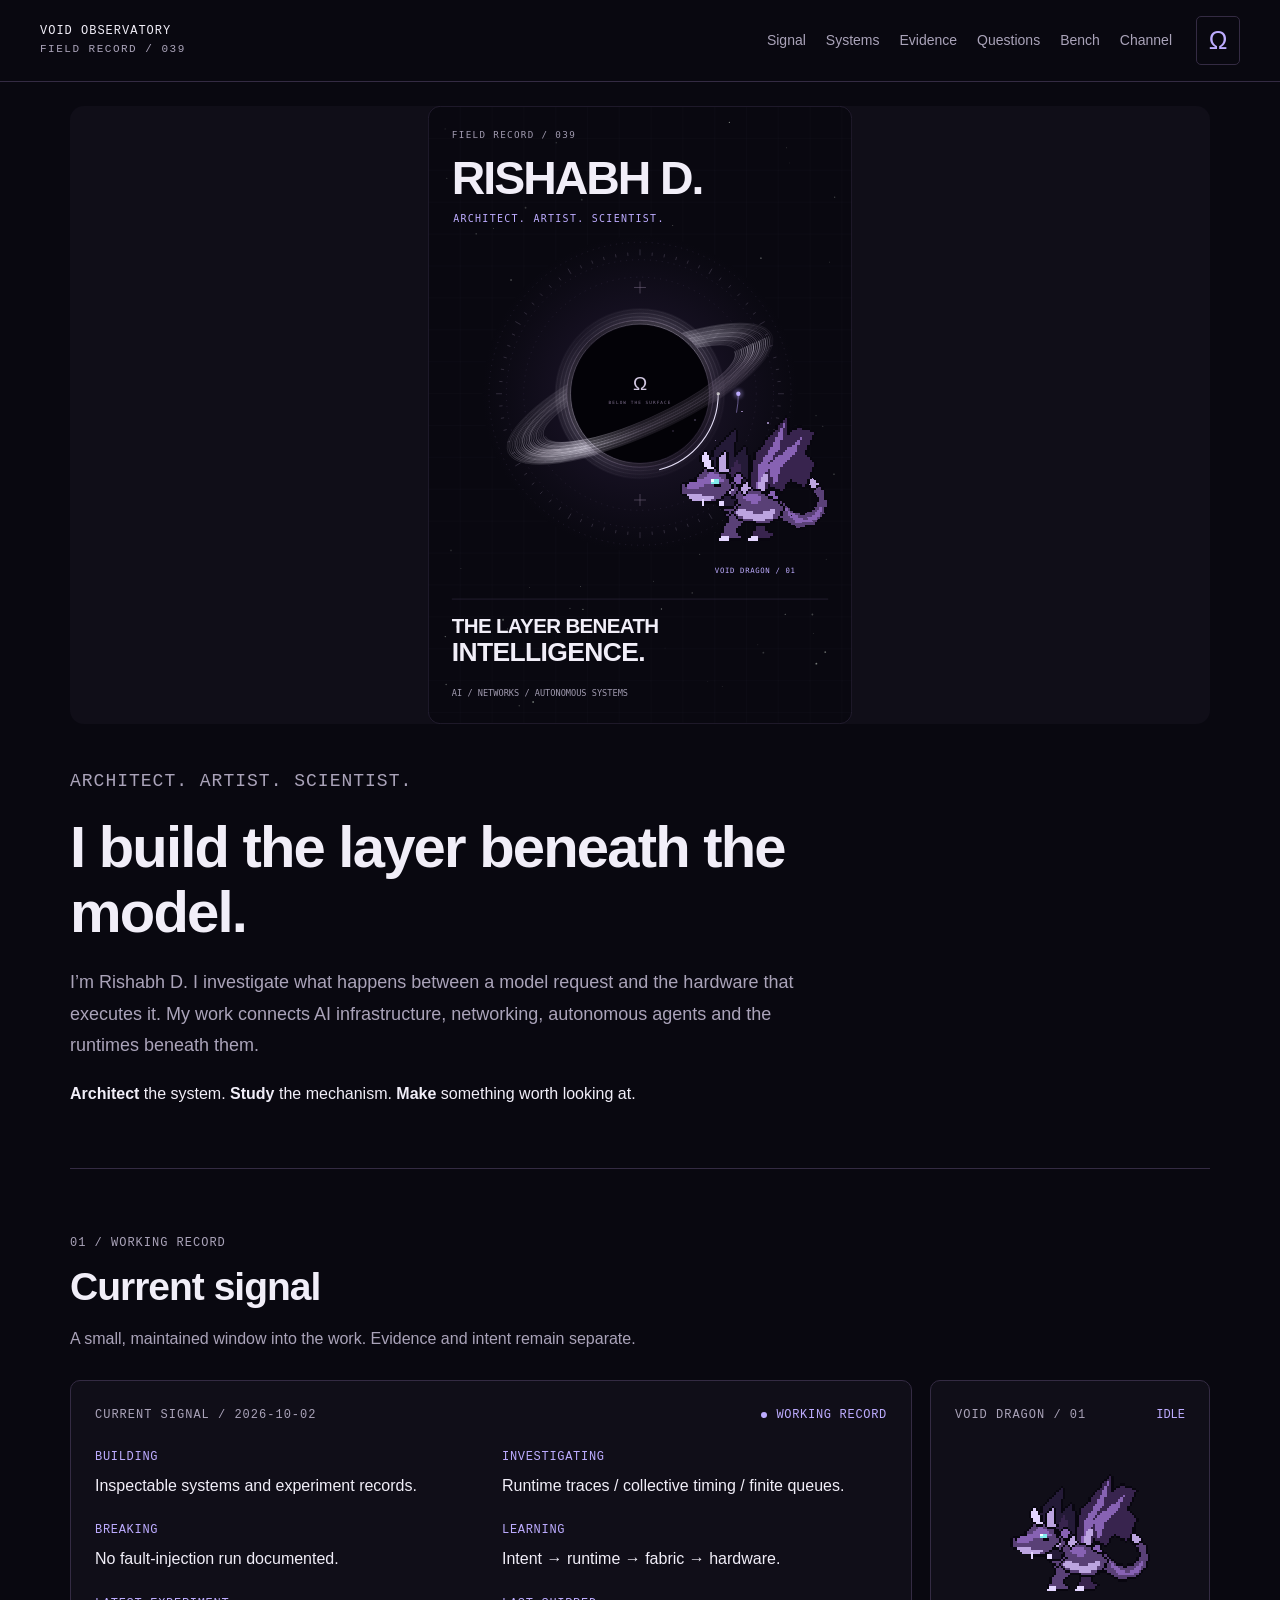
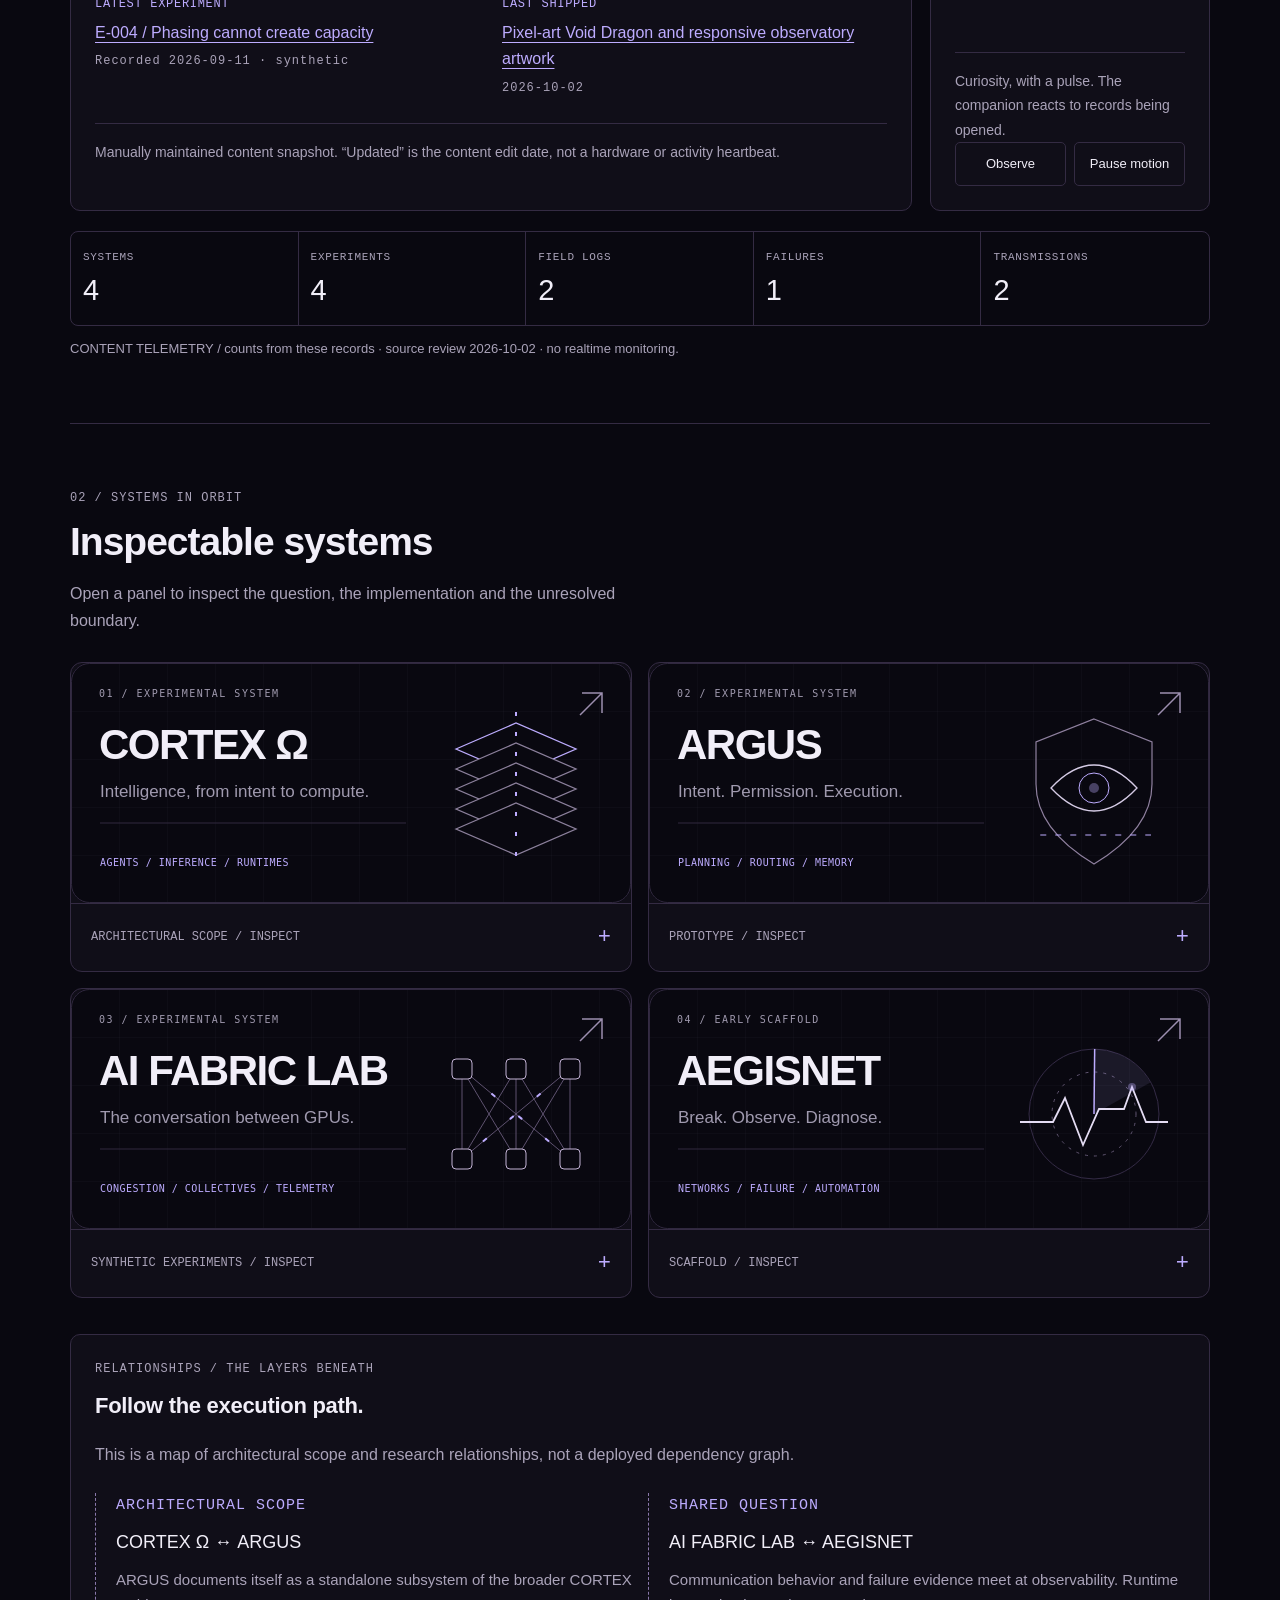
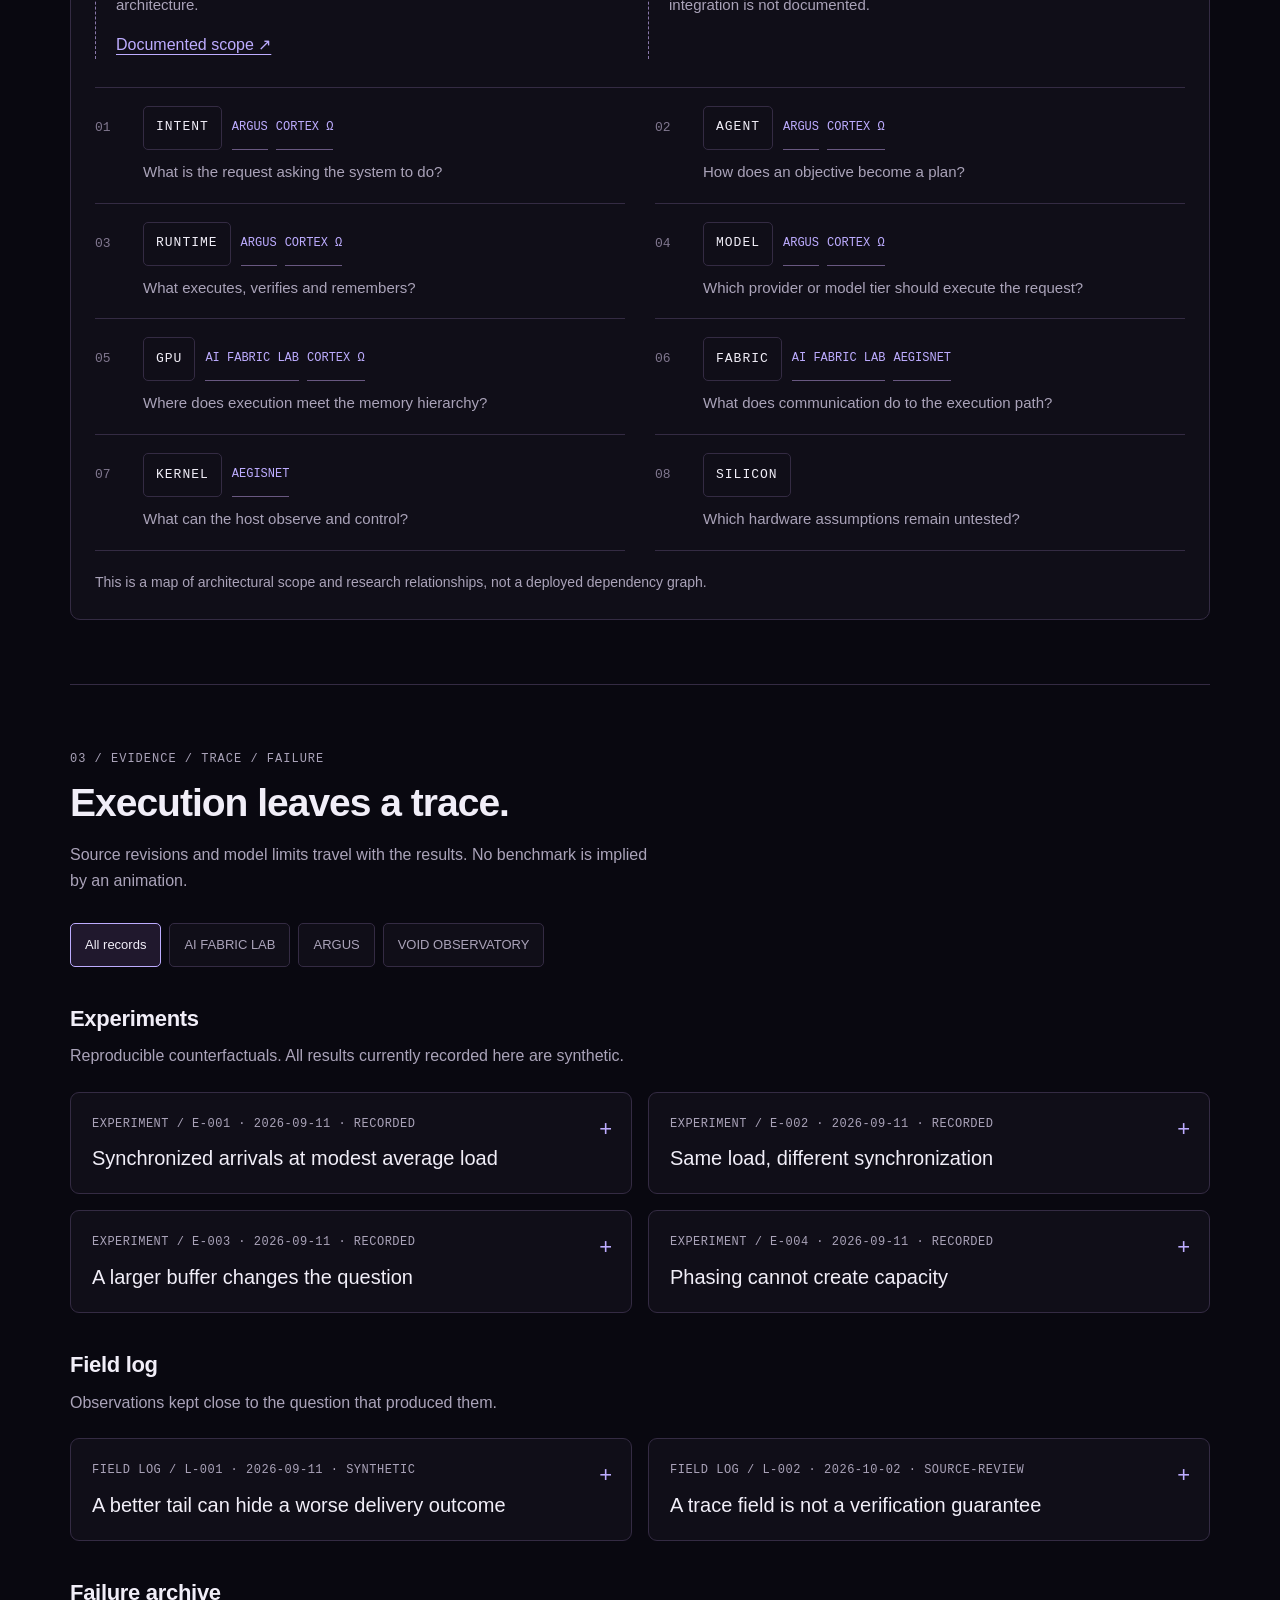
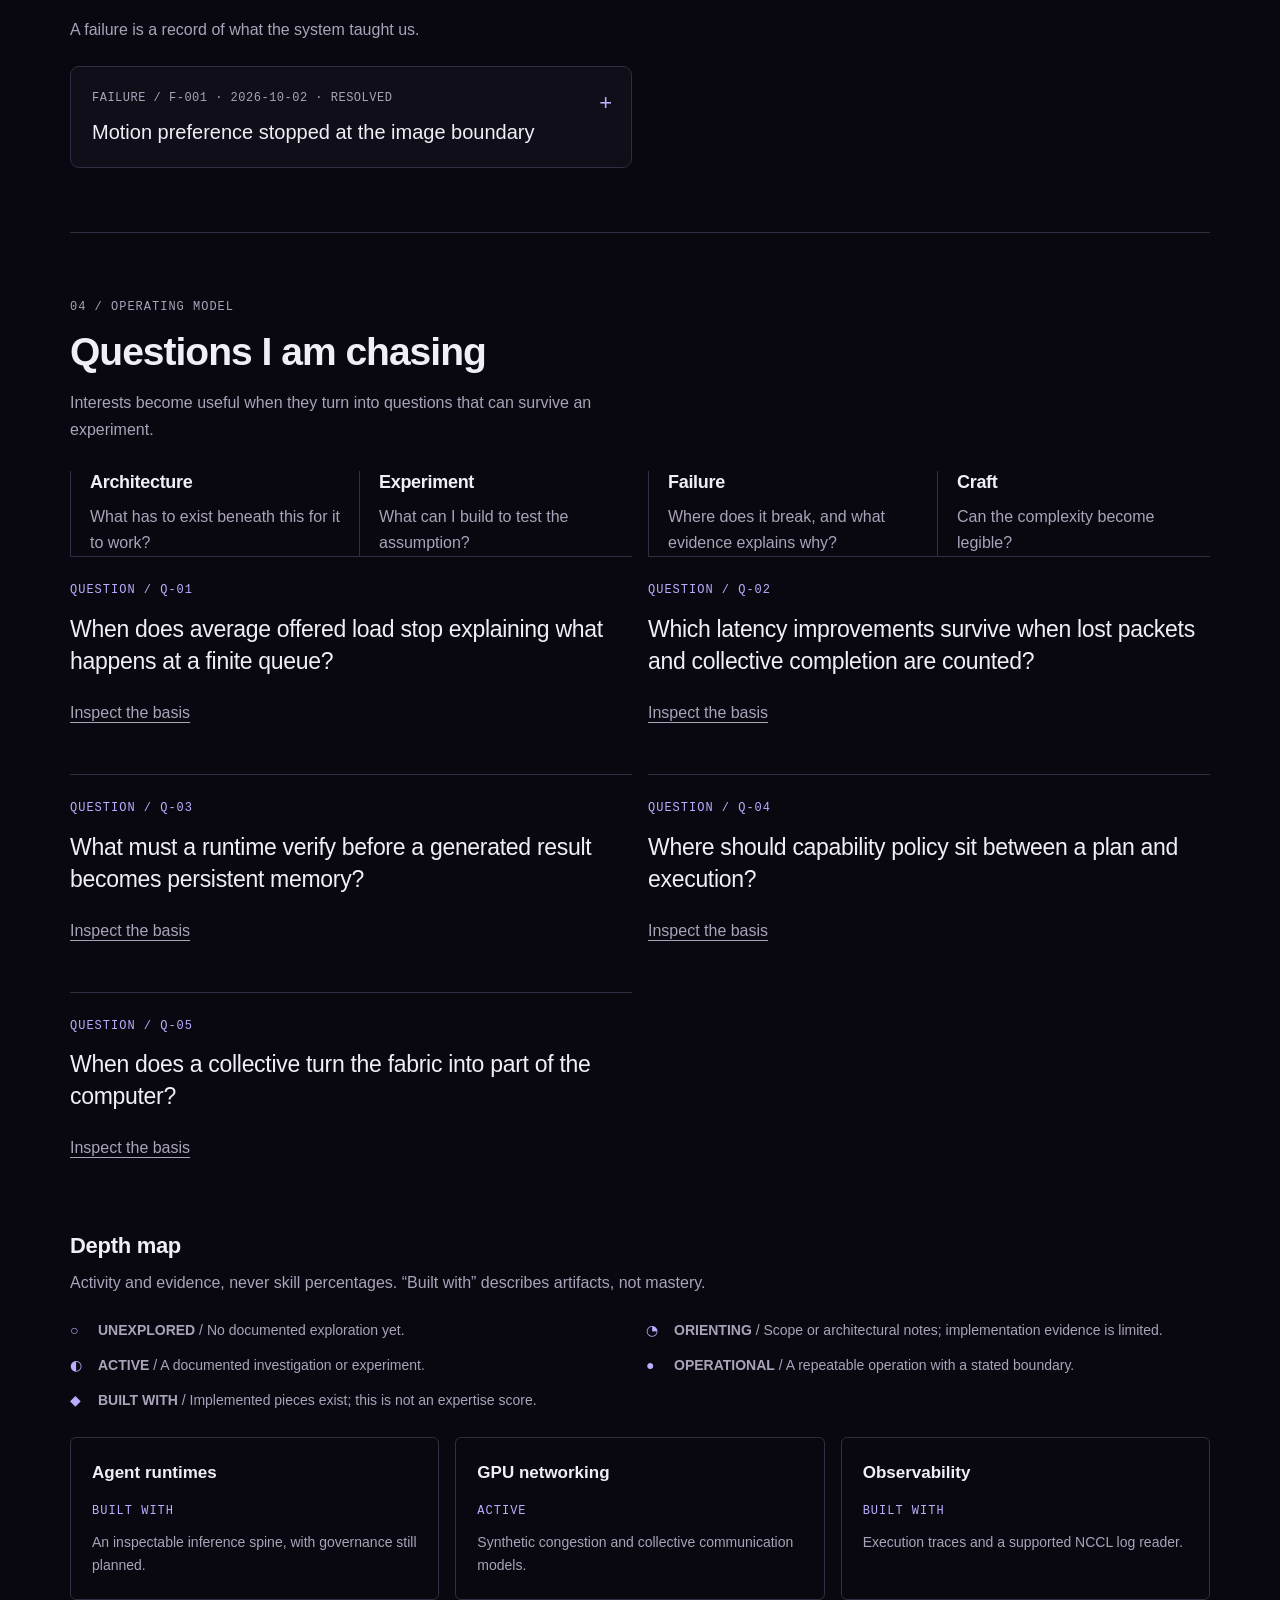
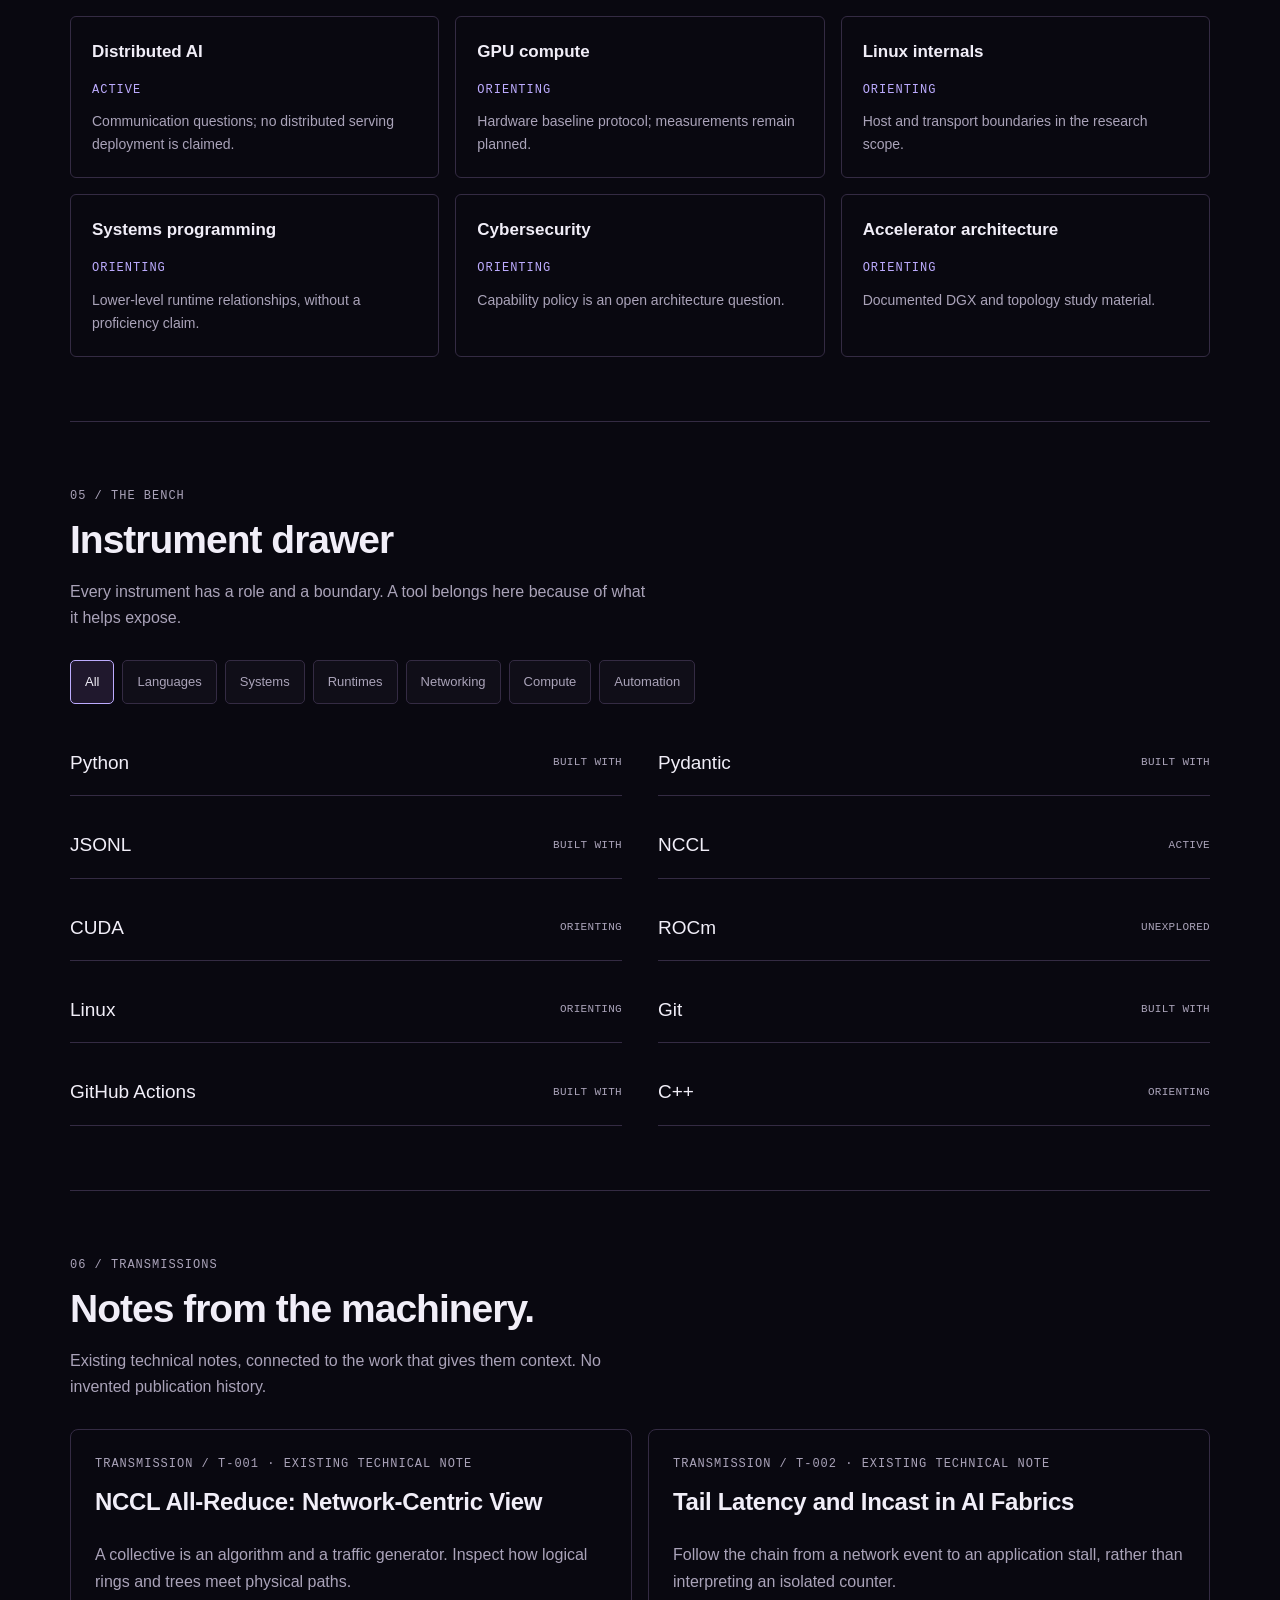
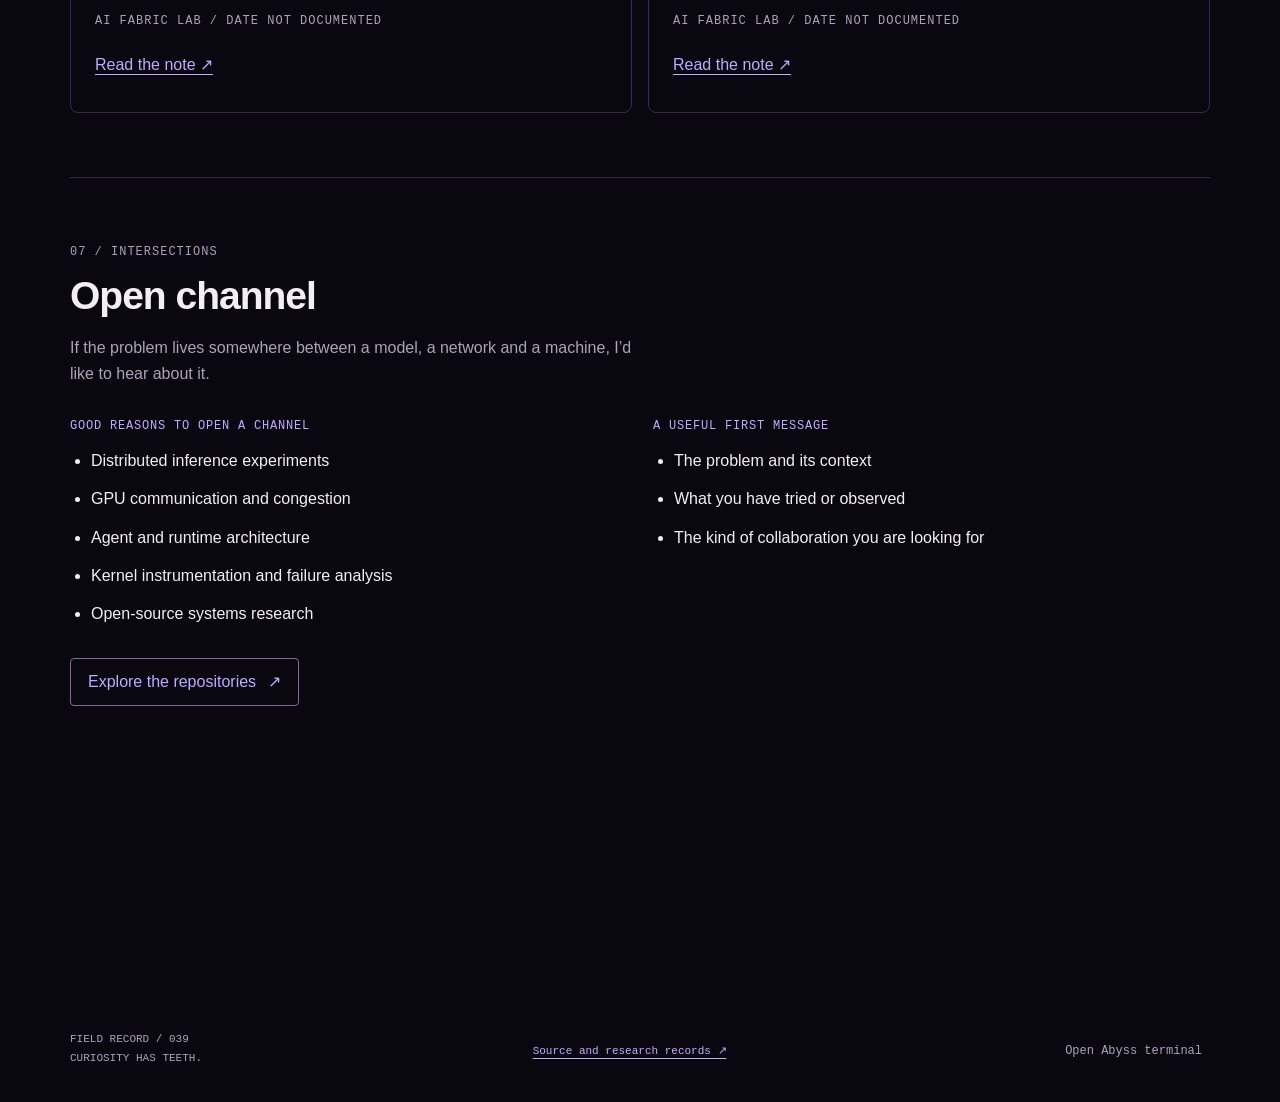
<file: index.html>
<!doctype html>
<html lang="en">
<head>
  <meta charset="utf-8">
  <meta name="viewport" content="width=device-width, initial-scale=1">
  <meta name="color-scheme" content="dark">
  <meta name="description" content="Rishabh’s Void Observatory: inspectable systems, reproducible experiments, field notes and failure records beneath the model.">
  <meta http-equiv="Content-Security-Policy" content="default-src 'none'; img-src 'self' data:; style-src 'sha256-15fJxYtnVzf+2cEveWTggbjPOYdA4EgVh5cOITQFpxM='; script-src 'sha256-+qvFEJw5oOiV6hl++h8p8umnPWEKvRJWkyUYrbcRhBs='; connect-src 'none'; base-uri 'none'; form-action 'none'">
  <title>Void Observatory — Rishabh D.</title>
  <link rel="icon" href="assets/omega.svg" type="image/svg+xml">
  <style>:root {
  color-scheme: dark;
  --ink:#090810; --surface:#100e18; --raised:#151120; --paper:#f1eef8;
  --muted:#aaa3b9; --dim:#80778f; --accent:#bdacff; --line:#342b43;
  --mono:ui-monospace,SFMono-Regular,Consolas,"Liberation Mono",monospace;
  --sans:Arial,Helvetica,sans-serif;
}
* { box-sizing:border-box; }
html { scroll-padding-top:100px; }
body { margin:0; background:var(--ink); color:var(--paper); font:16px/1.65 var(--sans); }
button,input { font:inherit; }
button,a,input,summary { -webkit-tap-highlight-color:transparent; }
a { color:var(--accent); text-decoration-thickness:1px; text-underline-offset:4px; }
a:hover { color:var(--paper); }
button { cursor:pointer; }
button:disabled { cursor:default; }
button { color:var(--paper); border:1px solid var(--line); background:var(--surface); border-radius:5px; min-height:44px; padding:9px 14px; }
button:hover { border-color:var(--accent); }
:focus-visible { outline:2px solid var(--accent); outline-offset:5px; border-radius:3px; }
img { display:block; width:100%; height:auto; }
[hidden] { display:none !important; }
.sr-only { position:absolute; width:1px; height:1px; padding:0; margin:-1px; overflow:hidden; clip:rect(0,0,0,0); white-space:nowrap; border:0; }
.skip-link { position:fixed; z-index:20; left:16px; top:12px; clip-path:inset(100%); padding:12px 18px; background:var(--paper); color:var(--ink); }
.skip-link:focus { clip-path:none; }
.site-header { border-bottom:1px solid var(--line); background:var(--ink); }
.header-inner { max-width:1248px; margin:auto; padding:16px 24px; display:flex; flex-wrap:wrap; align-items:center; gap:12px 24px; }
.wordmark { flex:1; text-decoration:none; color:var(--paper); font:12px/1.6 var(--mono); letter-spacing:1px; white-space:nowrap; }
.wordmark span { display:block; font-size:11px; color:var(--muted); letter-spacing:1.5px; }
nav { display:flex; flex-wrap:wrap; gap:0 20px; width:100%; order:3; }
nav a { min-height:44px; display:flex; align-items:center; font-size:14px; text-decoration:none; color:var(--muted); }
nav a[aria-current] { color:var(--paper); }
.omega-trigger { font-size:25px; min-width:44px; padding:3px 10px; color:var(--accent); background:none; }
.shell { max-width:1200px; margin:auto; padding:24px 18px 0; }
.hero-art { overflow:hidden; border-radius:14px; aspect-ratio:640/930; background:var(--surface); }
.hero-art img { height:100%; object-fit:contain; }
.intro { margin:42px 0 60px; max-width:740px; }
h1,h2,h3,p { margin-top:0; }
h1 { font-size:clamp(32px,6vw,58px); line-height:1.12; letter-spacing:-1.8px; margin-bottom:22px; }
h2 { font-size:clamp(27px,4vw,39px); line-height:1.15; letter-spacing:-1px; margin:8px 0 16px; }
h3 { font-size:22px; line-height:1.3; letter-spacing:-.3px; }
.intro p { color:var(--muted); font-size:18px; line-height:1.75; }
.intro .signature { color:var(--paper); font-size:16px; }
.eyebrow,.micro { font:12px/1.7 var(--mono); color:var(--muted); letter-spacing:1px; }
.eyebrow { text-transform:uppercase; }
.section { padding:52px 0; border-top:1px solid var(--line); scroll-margin-top:24px; }
.section-head { max-width:760px; margin-bottom:28px; }
.section-head p:last-child { color:var(--muted); margin-bottom:0; max-width:66ch; }
.surface { border:1px solid var(--line); background:var(--surface); border-radius:10px; padding:24px; }
.signal-layout { display:grid; gap:18px; }
.signal-top { display:flex; flex-wrap:wrap; align-items:center; justify-content:space-between; gap:12px; margin-bottom:22px; }
.status { display:inline-flex; align-items:center; gap:9px; color:var(--accent); font:12px/1.6 var(--mono); letter-spacing:.7px; }
.status::before { content:""; width:6px; height:6px; background:currentColor; border-radius:50%; flex:none; }
dl { margin:0; }
.fields { display:grid; gap:22px; }
.field { min-width:0; }
dt { font:12px/1.6 var(--mono); color:var(--accent); letter-spacing:.7px; margin-bottom:6px; }
dd { margin:0; color:var(--paper); overflow-wrap:anywhere; }
.signal-note,.boundary { color:var(--muted); font-size:14px; line-height:1.75; }
.signal-note { border-top:1px solid var(--line); padding-top:16px; margin-top:24px; margin-bottom:0; }
.pet-panel { display:flex; flex-direction:column; justify-content:space-between; }
.pet-header { display:flex; justify-content:space-between; gap:14px; }
.pet-stage { display:flex; align-items:center; justify-content:center; min-height:160px; background:radial-gradient(ellipse at center,#20172d00 20%,transparent); }
.pet { width:174px; height:145px; display:block; overflow:visible; }
.pet-controls { display:flex; flex-wrap:wrap; gap:8px; }
.pet-controls button { font-size:13px; flex:1; }
.pet-state { margin:0; color:var(--accent); font:12px/1.7 var(--mono); }
.telemetry { display:grid; grid-template-columns:repeat(3,minmax(0,1fr)); margin-top:20px; border:1px solid var(--line); border-radius:8px; overflow:hidden; }
.telemetry div { padding:17px 12px; border-bottom:1px solid var(--line); }
.telemetry dd { font:29px/1.2 var(--sans); letter-spacing:-1px; }
.telemetry dt { color:var(--muted); font-size:11px; }
.telemetry-note { margin:12px 0 0; color:var(--muted); font-size:13px; }
.system-grid,.record-grid,.question-grid,.depth-grid,.tools-grid,.transmission-grid,.principles { display:grid; gap:16px; }
details { min-width:0; }
summary { cursor:pointer; min-height:44px; list-style:none; }
summary::-webkit-details-marker { display:none; }
.system { border:1px solid var(--line); border-radius:12px; background:var(--surface); overflow:clip; transition:border-color .2s; }
.system[open],.system.context-active { border-color:#8d7aaf; }
.system summary { position:relative; }
.system-art { width:100%; aspect-ratio:560/240; object-fit:contain; }
.system-caption { padding:16px 20px; display:flex; justify-content:space-between; gap:12px; align-items:center; border-top:1px solid var(--line); font:12px/1.6 var(--mono); color:var(--muted); }
.system-caption::after { content:"+"; font-size:22px; color:var(--accent); }
.system[open] .system-caption::after { content:"−"; }
.system-body { border-top:1px solid var(--line); padding:24px 20px; }
.system-body > p { color:var(--muted); }
.system .fields { gap:24px; }
.system ul,.record ul { margin:0; padding-left:20px; }
.system li + li,.record li + li { margin-top:7px; }
.path { display:flex; flex-wrap:wrap; gap:8px; margin:0; padding:0; list-style:none; }
.path li { font-size:14px; border:1px solid var(--line); padding:5px 9px; border-radius:4px; }
.path li + li { margin:0; }
.evidence-links { display:flex; flex-direction:column; align-items:flex-start; gap:9px; margin-top:24px; }
.evidence-links a { padding:6px 0; line-height:1.5; min-height:44px; display:inline-flex; align-items:center; }
.boundary { border-left:2px solid #6d5a8f; padding-left:15px; margin:22px 0 0; }
.map { margin-top:36px; }
.map-head { margin-bottom:24px; }
.map-head p { color:var(--muted); }
.relationship-grid { display:grid; gap:16px; margin-bottom:28px; }
.relationship { border-left:1px dashed #8a78aa; padding:0 0 0 20px; }
.relationship h4 { margin:0 0 10px; font-size:18px; font-weight:400; }
.relationship .micro { color:var(--accent); margin-bottom:10px; }
.relationship p { color:var(--muted); font-size:15px; }
.layers { display:grid; gap:0; border-top:1px solid var(--line); }
.layer { display:grid; grid-template-columns:36px minmax(0,1fr); gap:12px; padding:18px 0; border-bottom:1px solid var(--line); }
.layer-index { color:var(--dim); font:13px/1.7 var(--mono); padding-top:11px; }
.layer-content { min-width:0; }
.layer-title { display:flex; flex-wrap:wrap; align-items:center; gap:10px; }
.layer-title button { background:none; padding:8px 12px; color:var(--paper); font:13px/1.6 var(--mono); letter-spacing:1px; }
.layer-title button[aria-pressed="true"] { background:#241b33; border-color:var(--accent); }
.layer-label { color:var(--paper); font:13px/1.6 var(--mono); letter-spacing:1px; }
.enhanced .layer-label { display:none; }
.layer p { color:var(--muted); margin:10px 0 0; font-size:15px; }
.chips { display:flex; flex-wrap:wrap; gap:8px; }
.chip { font:12px/1.6 var(--mono); color:var(--accent); text-decoration:none; border-bottom:1px solid #695881; padding:3px 0; min-height:44px; display:inline-flex; align-items:center; }
.layer-note { margin:20px 0 0; font-size:14px; color:var(--muted); min-height:24px; }
.filters { display:none; flex-wrap:wrap; gap:8px; margin-bottom:26px; }
.enhanced .filters { display:flex; }
.filters button { font-size:13px; color:var(--muted); }
.filters button[aria-pressed="true"] { border-color:var(--accent); color:var(--paper); background:#20182d; }
.subsection { margin-top:38px; }
.subsection > h3 { margin-bottom:10px; }
.subsection > p { color:var(--muted); margin-bottom:22px; }
.record { border:1px solid var(--line); background:var(--surface); border-radius:9px; }
.record summary { padding:21px; position:relative; }
.record summary::after { content:"+"; position:absolute; right:19px; top:18px; color:var(--accent); font-size:22px; }
.record[open] summary::after { content:"−"; }
.record .record-meta { display:block; font:12px/1.8 var(--mono); color:var(--muted); padding-right:22px; margin-bottom:9px; letter-spacing:.5px; }
.record-title { display:block; font-size:20px; line-height:1.4; padding-right:20px; }
.record-body { padding:8px 21px 25px; }
.record-body .fields { gap:22px; }
.record-body .evidence-links { margin-top:20px; }
.metrics { display:grid; grid-template-columns:repeat(2,minmax(0,1fr)); gap:10px; margin:22px 0; }
.metrics div { background:#191422; border:1px solid var(--line); border-radius:5px; padding:13px 12px; min-width:0; }
.metrics dt { font-size:11px; color:var(--muted); letter-spacing:0; }
.metrics dd { font-size:23px; line-height:1.25; letter-spacing:-.5px; }
.metrics .unit { display:block; margin-top:5px; color:var(--muted); font:12px/1.5 var(--mono); letter-spacing:0; }
.metrics .not-completed { font-size:16px; line-height:1.7; color:var(--muted); }
code { font:13px/1.7 var(--mono); color:var(--accent); background:#191422; padding:4px 6px; border-radius:4px; overflow-wrap:anywhere; }
.command { display:block; padding:13px; margin:20px 0; white-space:pre-wrap; }
.empty { border:1px dashed #4a3e5e; padding:28px; border-radius:7px; color:var(--muted); }
.empty p:last-child { margin:0; }
.empty .eyebrow { color:var(--accent); }
.principle { border-left:1px solid var(--line); padding-left:19px; }
.principle h3 { margin:0 0 9px; font-size:18px; }
.principle p { color:var(--muted); margin:0; }
.question { border-top:1px solid var(--line); padding:23px 0; }
.question .eyebrow { color:var(--accent); }
.question h3 { font-size:23px; font-weight:400; margin:8px 0 14px; line-height:1.4; }
.question details summary { color:var(--muted); text-decoration:underline; text-underline-offset:4px; display:flex; align-items:center; }
.question details p { color:var(--muted); }
.depth-legend { display:grid; gap:12px; margin-bottom:25px; }
.depth-legend div { display:flex; gap:10px; align-items:flex-start; color:var(--muted); font-size:14px; }
.depth-legend .glyph { min-width:18px; color:var(--accent); }
.domain { border:1px solid var(--line); border-radius:6px; padding:21px; }
.domain h4 { margin:0 0 9px; font-size:17px; }
.domain p { color:var(--muted); font-size:14px; margin:9px 0 0; }
.domain .micro { color:var(--accent); }
.tool { border-bottom:1px solid var(--line); }
.tool summary { display:flex; justify-content:space-between; gap:12px; padding:17px 0; align-items:center; }
.tool-name { font-size:19px; }
.tool summary .micro { font-size:11px; letter-spacing:.3px; }
.tool .fields { padding-bottom:24px; }
.tool dd { color:var(--muted); }
.transmission { padding:24px; border:1px solid var(--line); border-radius:8px; }
.transmission h3 { font-size:24px; line-height:1.35; }
.transmission p { color:var(--muted); }
.transmission a { display:inline-flex; align-items:center; min-height:44px; }
.channel-grid { display:grid; gap:26px; }
.channel-grid h3 { font:12px/1.7 var(--mono); letter-spacing:.8px; color:var(--accent); }
.channel-grid ul { padding-left:21px; margin:0; }
.channel-grid li + li { margin-top:12px; }
.channel-cta { display:inline-flex; align-items:center; gap:12px; min-height:48px; padding:10px 17px; border:1px solid #7e6c9d; border-radius:4px; text-decoration:none; margin-top:30px; }
.closing { margin:36px 0 0; padding:0 0 28px; }
.closing-art { aspect-ratio:640/404; overflow:hidden; border-radius:12px; }
.closing-art img { height:100%; object-fit:contain; }
.closing-meta { display:flex; flex-wrap:wrap; justify-content:space-between; gap:12px; padding:20px 0 0; color:var(--muted); font:11px/1.8 var(--mono); }
.closing-meta button { background:none; color:var(--muted); border:0; padding:0 8px; font-size:12px; }
.closing-meta a { display:flex; align-items:center; min-height:44px; }
.terminal { width:min(680px,calc(100% - 32px)); max-height:85vh; padding:24px; border:1px solid #8b76ae; border-radius:10px; background:#0d0a14; color:var(--paper); box-shadow:0 20px 80px #0008; }
.terminal::backdrop { background:#040308d9; }
.terminal header { display:flex; justify-content:space-between; align-items:flex-start; gap:15px; }
.terminal header h2 { font-size:26px; }
.terminal header button { min-width:44px; font-size:23px; }
.terminal pre { max-height:38vh; overflow:auto; white-space:pre-wrap; overflow-wrap:anywhere; padding:20px 0; border-block:1px solid var(--line); font:14px/1.9 var(--mono); color:#d8cdeb; }
.terminal form { display:flex; gap:10px; align-items:center; }
.terminal input { width:100%; min-width:0; background:var(--surface); color:var(--paper); border:1px solid var(--line); padding:12px; border-radius:4px; font:14px/1.5 var(--mono); }
.terminal-hint { margin:14px 0 0; font-size:12px; color:var(--muted); }
.enhancement { display:none; }
.enhanced .enhancement { display:block; }
.enhanced .pet-controls { display:flex; }
@media (min-width:650px) {
  .shell { padding-inline:30px; }
  .hero-art { aspect-ratio:1200/650; }
  .closing-art { aspect-ratio:1200/214; }
  .fields { grid-template-columns:repeat(2,minmax(0,1fr)); }
  .system .fields,.record .fields,.tool .fields { grid-template-columns:1fr; }
  .system-grid,.record-grid,.question-grid,.tools-grid,.transmission-grid,.relationship-grid,.channel-grid { grid-template-columns:repeat(2,minmax(0,1fr)); }
  .depth-grid,.principles { grid-template-columns:repeat(3,minmax(0,1fr)); }
  .metrics { grid-template-columns:repeat(3,minmax(0,1fr)); }
  .telemetry { grid-template-columns:repeat(5,minmax(0,1fr)); }
  .telemetry div { border-bottom:0; border-right:1px solid var(--line); }
  .telemetry div:last-child { border-right:0; }
  .depth-legend { grid-template-columns:repeat(2,minmax(0,1fr)); }
  .tools-grid { column-gap:36px; }
}
@media (min-width:980px) {
  .site-header { position:sticky; top:0; z-index:5; }
  .header-inner { flex-wrap:nowrap; }
  nav { order:0; width:auto; gap:20px; }
  .signal-layout { grid-template-columns:minmax(0,1fr) 280px; }
  .pet-stage { flex:1; min-height:190px; }
  .principles { grid-template-columns:repeat(4,minmax(0,1fr)); }
  .layers { grid-template-columns:repeat(2,minmax(0,1fr)); column-gap:30px; }
  .section { padding-block:64px; }
}
/* Original pixel geometry. Only the interface companion gets behavioral states. */

 .dragon-hover { animation: dragon-hover 5s ease-in-out infinite; }
 .dragon-tail { transform-origin: 43px 39px; animation: dragon-tail 5s ease-in-out infinite; }
 .wing-open { opacity:1; animation: wing-open 1.8s steps(1,end) infinite; }
 .wing-mid { opacity:0; animation: wing-mid 1.8s steps(1,end) infinite; }
 .wing-low { opacity:0; animation: wing-low 1.8s steps(1,end) infinite; }
 .dragon-eye { animation: dragon-blink 7.2s steps(1,end) infinite; }
 .void-breath { opacity:0; animation: void-breath 10.8s ease-out infinite; }
 .void-spark { animation: void-spark 5s ease-in-out infinite; }
 .void-star { animation: void-star 7s ease-in-out infinite; }
 .void-orbit { animation: void-orbit 34s linear infinite; }
 @keyframes dragon-hover { 0%,100% { transform:translateY(0); } 50% { transform:translateY(-1.5px); } }
 @keyframes dragon-tail { 0%,100% { transform:rotate(-2deg); } 50% { transform:rotate(3deg); } }
 @keyframes wing-open { 0%,100% { opacity:1; } 28% { opacity:0; } 82% { opacity:1; } }
 @keyframes wing-mid { 0%,100% { opacity:0; } 28% { opacity:1; } 45% { opacity:0; } 65% { opacity:1; } 82% { opacity:0; } }
 @keyframes wing-low { 0%,100% { opacity:0; } 45% { opacity:1; } 65% { opacity:0; } }
 @keyframes dragon-blink { 0%,92%,97%,100% { opacity:1; } 94%,99% { opacity:0; } }
 @keyframes void-breath { 0%,58%,100% { opacity:0; transform:translate(0,0); } 61% { opacity:.85; } 76% { opacity:0; transform:translate(-13px,-3px); } }
 @keyframes void-spark { 0%,100% { opacity:.15; transform:translateY(0); } 50% { opacity:.75; transform:translateY(-10px); } }
 @keyframes void-star { 0%,100% { opacity:.2; } 50% { opacity:.8; } }
 @keyframes void-orbit { to { transform:rotate(360deg); } }
 @media (prefers-reduced-motion:reduce) {
   .dragon-hover,.dragon-tail,.wing-open,.wing-mid,.wing-low,.dragon-eye,
   .void-breath,.void-spark,.void-star,.void-orbit { animation:none !important; }
   .wing-open,.dragon-eye { opacity:1; }
   .wing-mid,.wing-low,.void-breath { opacity:0; }
 }

.pet .wing-open,.pet .wing-mid,.pet .wing-low { animation:none; }
.pet .wing-open { opacity:1; }
.pet .wing-mid,.pet .wing-low { opacity:0; }
.pet .dragon-hover { animation-duration:9s; }
.pet .dragon-tail { animation-duration:13s; }
.pet .dragon-eye { animation-duration:17s; }
.pet .void-breath { animation:none; opacity:0; }
.pet[data-state="observing"] .wing-open,.pet[data-state="working"] .wing-open { animation:wing-open 1.8s steps(1,end) 1; }
.pet[data-state="observing"] .wing-mid,.pet[data-state="working"] .wing-mid { animation:wing-mid 1.8s steps(1,end) 1; }
.pet[data-state="observing"] .wing-low,.pet[data-state="working"] .wing-low { animation:wing-low 1.8s steps(1,end) 1; }
.pet[data-state="sleeping"] .dragon-hover,.pet[data-state="sleeping"] .dragon-tail,.pet[data-state="sleeping"] .dragon-eye { animation:none; }
.pet[data-state="sleeping"] .dragon-eye,.pet[data-state="sleeping"] .wing-open { opacity:0; }
.pet[data-state="sleeping"] .wing-low { opacity:1; }
.pet[data-state="alert"] .dragon-eye { animation:none; opacity:1; }
.motion-off *, .page-away .pet * { animation:none !important; transition:none !important; }
.motion-off .wing-open { opacity:1 !important; }
.motion-off .wing-mid,.motion-off .wing-low,.motion-off .void-breath { opacity:0 !important; }
@media (prefers-reduced-motion:reduce) {
  *,*::before,*::after { animation:none !important; transition:none !important; scroll-behavior:auto !important; }
  .pet .wing-open { opacity:1 !important; }
  .pet .wing-mid,.pet .wing-low,.pet .void-breath { opacity:0 !important; }
}
</style>
</head>
<body>
  <a class="skip-link" href="#main">Skip to laboratory records</a>
  <header class="site-header">
    <div class="header-inner">
      <a class="wordmark" href="#identity">VOID OBSERVATORY <span>FIELD RECORD / 039</span></a>
      <nav aria-label="Laboratory navigation">
        <a href="#signal">Signal</a><a href="#systems">Systems</a><a href="#evidence">Evidence</a><a href="#questions">Questions</a><a href="#bench">Bench</a><a href="#channel">Channel</a>
      </nav>
      <button class="omega-trigger enhancement" type="button" aria-label="Omega. Five activations open the Abyss terminal." title="A quiet extra channel">Ω</button>
    </div>
  </header>
  <main id="main" class="shell" tabindex="-1"><section id="identity" aria-label="Identity"><div class="hero-art" aria-hidden="true"><picture><source media="(prefers-reduced-motion: reduce) and (max-width: 640px)" data-motion-media="(prefers-reduced-motion: reduce) and (max-width: 640px)" srcset="assets/still/observatory-mobile.svg"><source media="(prefers-reduced-motion: reduce)" data-motion-media="(prefers-reduced-motion: reduce)" srcset="assets/still/observatory.svg"><source media="(max-width: 640px)" srcset="assets/observatory-mobile.svg"><img src="assets/observatory.svg" width="1200" height="650" alt="" fetchpriority="high" ></picture></div><div class="intro"><p class="eyebrow">ARCHITECT. ARTIST. SCIENTIST.</p><h1>I build the layer beneath the model.</h1><p>I’m Rishabh D. I investigate what happens between a model request and the hardware that executes it. My work connects AI infrastructure, networking, autonomous agents and the runtimes beneath them.</p><p class="signature"><b>Architect</b> the system. <b>Study</b> the mechanism. <b>Make</b> something worth looking at.</p></div></section><section id="signal" class="section" aria-labelledby="signal-title"><header class="section-head"><p class="eyebrow">01 / WORKING RECORD</p><h2 id="signal-title">Current signal</h2><p>A small, maintained window into the work. Evidence and intent remain separate.</p></header><div class="signal-layout"><div class="surface"><div class="signal-top"><span class="eyebrow">CURRENT SIGNAL / 2026-10-02</span><span class="status">WORKING RECORD</span></div><dl class="fields"><div class="field"><dt>BUILDING</dt><dd>Inspectable systems and experiment records.</dd></div><div class="field"><dt>INVESTIGATING</dt><dd>Runtime traces / collective timing / finite queues.</dd></div><div class="field"><dt>BREAKING</dt><dd>No fault-injection run documented.</dd></div><div class="field"><dt>LEARNING</dt><dd>Intent → runtime → fabric → hardware.</dd></div><div class="field"><dt>LATEST EXPERIMENT</dt><dd><a href="#E-004">E-004 / Phasing cannot create capacity</a><br><span class="micro">Recorded 2026-09-11 · synthetic</span></dd></div><div class="field"><dt>LAST SHIPPED</dt><dd><a href="https://github.com/rootuser39/RIshabh/commit/01816b84cde088f93c2d1f2da9cbf04e1f44909d">Pixel-art Void Dragon and responsive observatory artwork</a><br><span class="micro">2026-10-02</span></dd></div></dl><p class="signal-note">Manually maintained content snapshot. “Updated” is the content edit date, not a hardware or activity heartbeat.</p></div><aside class="surface pet-panel" aria-label="Void Dragon interface companion"><div class="pet-header"><p class="eyebrow">VOID DRAGON / 01</p><p class="pet-state" id="pet-state">IDLE</p></div><div class="pet-stage"><svg class="pet" data-state="idle" viewBox="0 0 76 63" aria-hidden="true" focusable="false"><g aria-label="Void Dragon" transform="translate(8 4) scale(1)"><g class="dragon-hover" shape-rendering="crispEdges"><g class="wing-open"><path fill="#08060f" d="M26 7h1v1H26zM25 8h1v1H25zM27 8h1v1H27zM24 9h1v1H24zM27 9h1v1H27zM23 10h1v1H23zM27 10h1v1H27zM22 11h1v1H22zM27 11h1v1H27zM21 12h1v1H21zM27 12h1v1H27zM20 13h1v1H20zM26 13h1v1H26zM19 14h1v1H19zM26 14h1v1H26zM30 14h1v1H30zM18 15h1v1H18zM26 15h1v1H26zM29 15h1v1H29zM31 15h1v1H31zM17 16h1v1H17zM26 16h1v1H26zM28 16h1v1H28zM31 16h1v1H31zM17 17h1v1H17zM26 17h2v1H26zM31 17h1v1H31zM17 18h1v1H17zM26 18h1v1H26zM32 18h1v1H32zM16 19h1v1H16zM32 19h1v1H32zM16 20h1v1H16zM32 20h1v1H32zM16 21h1v1H16zM32 21h1v1H32zM16 22h1v1H16zM32 22h1v1H32zM16 23h1v1H16zM32 23h1v1H32zM16 24h1v1H16zM32 24h1v1H32zM16 25h1v1H16zM33 25h1v1H33zM15 26h1v1H15zM24 26h1v1H24zM33 26h1v1H33zM15 27h1v1H15zM21 27h3v1H21zM33 27h1v1H33zM15 28h1v1H15zM19 28h2v1H19zM33 28h1v1H33zM15 29h1v1H15zM18 29h1v1H18zM33 29h1v1H33zM15 30h1v1H15zM17 30h1v1H17zM33 30h1v1H33zM16 31h1v1H16zM33 31h1v1H33zM34 32h1v1H34zM34 33h1v1H34zM28 34h1v1H28zM34 34h1v1H34zM29 35h1v1H29zM32 35h2v1H32zM30 36h2v1H30z"/><path fill="#241a37" d="M26 8h1v1H26zM25 9h2v1H25zM24 10h3v1H24zM23 11h4v1H23zM22 12h5v1H22zM21 13h5v1H21zM20 14h6v1H20zM19 15h7v1H19zM30 15h1v1H30zM18 16h8v1H18zM29 16h2v1H29zM18 17h8v1H18zM28 17h3v1H28zM18 18h8v1H18zM27 18h5v1H27zM17 19h15v1H17zM17 20h10v1H17zM28 20h4v1H28zM17 21h9v1H17zM28 21h4v1H28zM17 22h9v1H17zM29 22h3v1H29zM17 23h8v1H17zM29 23h3v1H29zM17 24h7v1H17zM29 24h3v1H29zM17 25h7v1H17zM29 25h4v1H29zM16 26h8v1H16zM29 26h4v1H29zM16 27h5v1H16zM30 27h3v1H30zM16 28h3v1H16zM30 28h3v1H30zM16 29h2v1H16zM30 29h3v1H30zM16 30h1v1H16zM30 30h3v1H30zM30 31h3v1H30zM31 32h3v1H31zM31 33h3v1H31zM30 34h4v1H30zM30 35h2v1H30z"/><path fill="#38244e" d="M27 20h1v1H27zM26 21h2v1H26zM26 22h3v1H26zM25 23h4v1H25zM24 24h5v1H24zM24 25h5v1H24zM25 26h4v1H25zM25 27h5v1H25zM26 28h4v1H26zM26 29h4v1H26zM27 30h3v1H27zM27 31h3v1H27zM28 32h3v1H28zM28 33h3v1H28zM29 34h1v1H29z"/></g><g class="wing-mid"><path fill="#08060f" d="M27 15h1v1H27zM26 16h1v1H26zM28 16h1v1H28zM25 17h1v1H25zM28 17h1v1H28zM23 18h2v1H23zM28 18h1v1H28zM22 19h1v1H22zM28 19h1v1H28zM21 20h1v1H21zM28 20h1v1H28zM20 21h1v1H20zM27 21h1v1H27zM19 22h1v1H19zM27 22h1v1H27zM18 23h1v1H18zM27 23h1v1H27zM17 24h1v1H17zM27 24h1v1H27zM17 25h1v1H17zM27 25h1v1H27zM17 26h1v1H17zM16 27h1v1H16zM16 28h1v1H16zM29 28h1v1H29zM16 29h1v1H16zM30 29h1v1H30zM15 30h1v1H15zM24 30h1v1H24zM30 30h1v1H30zM15 31h1v1H15zM23 31h1v1H23zM31 31h1v1H31zM16 32h2v1H16zM21 32h2v1H21zM32 32h1v1H32zM18 33h3v1H18zM33 33h1v1H33zM28 34h1v1H28zM34 34h1v1H34zM29 35h1v1H29zM32 35h2v1H32zM30 36h2v1H30z"/><path fill="#241a37" d="M27 16h1v1H27zM26 17h2v1H26zM25 18h3v1H25zM23 19h5v1H23zM22 20h6v1H22zM21 21h6v1H21zM20 22h7v1H20zM19 23h8v1H19zM18 24h9v1H18zM18 25h9v1H18zM18 26h9v1H18zM17 27h9v1H17zM17 28h8v1H17zM17 29h7v1H17zM29 29h1v1H29zM16 30h8v1H16zM16 31h7v1H16zM30 31h1v1H30zM18 32h3v1H18zM30 32h2v1H30zM31 33h2v1H31zM30 34h4v1H30zM30 35h2v1H30z"/><path fill="#38244e" d="M27 26h1v1H27zM26 27h3v1H26zM25 28h4v1H25zM24 29h5v1H24zM25 30h5v1H25zM26 31h4v1H26zM27 32h3v1H27zM28 33h3v1H28zM29 34h1v1H29z"/></g><g class="wing-low"><path fill="#08060f" d="M28 24h1v1H28zM26 25h2v1H26zM29 25h1v1H29zM24 26h2v1H24zM30 26h1v1H30zM22 27h2v1H22zM30 27h1v1H30zM20 28h2v1H20zM31 28h1v1H31zM19 29h1v1H19zM31 29h1v1H31zM18 30h1v1H18zM32 30h1v1H32zM18 31h1v1H18zM32 31h1v1H32zM18 32h1v1H18zM33 32h1v1H33zM18 33h1v1H18zM33 33h1v1H33zM17 34h1v1H17zM34 34h1v1H34zM17 35h1v1H17zM32 35h2v1H32zM17 36h1v1H17zM29 36h3v1H29zM17 37h1v1H17zM27 37h2v1H27zM18 38h9v1H18z"/><path fill="#241a37" d="M28 25h1v1H28zM26 26h1v1H26zM28 26h2v1H28zM24 27h2v1H24zM29 27h1v1H29zM22 28h3v1H22zM29 28h2v1H29zM20 29h4v1H20zM29 29h2v1H29zM19 30h6v1H19zM30 30h2v1H30zM19 31h7v1H19zM30 31h2v1H30zM19 32h8v1H19zM30 32h3v1H30zM19 33h9v1H19zM31 33h2v1H31zM18 34h11v1H18zM30 34h4v1H30zM18 35h14v1H18zM18 36h11v1H18zM18 37h9v1H18z"/><path fill="#38244e" d="M27 26h1v1H27zM26 27h3v1H26zM25 28h4v1H25zM24 29h5v1H24zM25 30h5v1H25zM26 31h4v1H26zM27 32h3v1H27zM28 33h3v1H28zM29 34h1v1H29z"/></g><g class="dragon-tail"><path fill="#08060f" d="M56 23h1v1H56zM55 24h1v1H55zM57 24h1v1H57zM54 25h1v1H54zM58 25h1v1H58zM54 26h1v1H54zM58 26h1v1H58zM55 27h1v1H55zM58 27h1v1H58zM55 28h1v1H55zM59 28h1v1H59zM55 29h1v1H55zM60 29h1v1H60zM56 30h1v1H56zM61 30h1v1H61zM56 31h2v1H56zM60 31h2v1H60zM57 32h3v1H57zM62 32h1v1H62zM58 33h1v1H58zM63 33h1v1H63zM59 34h1v1H59zM63 34h1v1H63zM59 35h1v1H59zM63 35h1v1H63zM41 36h5v1H41zM60 36h1v1H60zM63 36h1v1H63zM40 37h1v1H40zM46 37h1v1H46zM60 37h1v1H60zM64 37h1v1H64zM40 38h1v1H40zM47 38h1v1H47zM59 38h1v1H59zM64 38h1v1H64zM40 39h1v1H40zM48 39h1v1H48zM59 39h1v1H59zM64 39h1v1H64zM41 40h1v1H41zM49 40h1v1H49zM58 40h1v1H58zM63 40h1v1H63zM41 41h1v1H41zM50 41h3v1H50zM55 41h3v1H55zM63 41h1v1H63zM42 42h1v1H42zM53 42h2v1H53zM63 42h1v1H63zM43 43h1v1H43zM62 43h1v1H62zM44 44h2v1H44zM61 44h1v1H61zM46 45h2v1H46zM60 45h1v1H60zM48 46h1v1H48zM59 46h1v1H59zM49 47h2v1H49zM55 47h4v1H55zM51 48h4v1H51z"/><path fill="#bca4e0" d="M56 24h1v1H56zM55 25h3v1H55zM55 26h3v1H55zM56 27h2v1H56zM56 28h3v1H56zM56 29h4v1H56zM57 30h4v1H57zM58 31h2v1H58z"/><path fill="#594076" d="M60 32h2v1H60zM59 33h4v1H59zM60 34h3v1H60zM60 35h3v1H60zM61 36h2v1H61zM41 37h5v1H41zM61 37h3v1H61zM41 38h6v1H41zM60 38h4v1H60zM41 39h5v1H41zM47 39h1v1H47zM60 39h4v1H60zM42 40h5v1H42zM48 40h1v1H48zM59 40h2v1H59zM62 40h1v1H62zM42 41h6v1H42zM49 41h1v1H49zM58 41h2v1H58zM62 41h1v1H62zM43 42h5v1H43zM51 42h2v1H51zM55 42h4v1H55zM61 42h2v1H61zM44 43h5v1H44zM52 43h6v1H52zM61 43h1v1H61zM46 44h4v1H46zM54 44h2v1H54zM60 44h1v1H60zM48 45h3v1H48zM58 45h2v1H58zM49 46h10v1H49zM51 47h4v1H51z"/><path fill="#8762b3" d="M46 39h1v1H46zM47 40h1v1H47zM61 40h1v1H61zM48 41h1v1H48zM60 41h2v1H60zM48 42h3v1H48zM59 42h2v1H59zM49 43h3v1H49zM58 43h3v1H58zM50 44h4v1H50zM56 44h4v1H56zM51 45h7v1H51z"/></g><g class="wing-open"><path fill="#08060f" d="M47 2h1v1H47zM46 3h1v1H46zM48 3h1v1H48zM45 4h1v1H45zM48 4h1v1H48zM44 5h1v1H44zM48 5h1v1H48zM43 6h1v1H43zM48 6h1v1H48zM52 6h2v1H52zM43 7h1v1H43zM48 7h1v1H48zM50 7h2v1H50zM54 7h3v1H54zM42 8h1v1H42zM48 8h2v1H48zM57 8h2v1H57zM41 9h1v1H41zM48 9h1v1H48zM59 9h1v1H59zM40 10h1v1H40zM58 10h1v1H58zM39 11h1v1H39zM58 11h1v1H58zM38 12h1v1H38zM57 12h1v1H57zM38 13h1v1H38zM57 13h1v1H57zM37 14h1v1H37zM56 14h1v1H56zM36 15h1v1H36zM56 15h1v1H56zM35 16h1v1H35zM55 16h1v1H55zM34 17h1v1H34zM55 17h1v1H55zM34 18h1v1H34zM56 18h1v1H56zM34 19h1v1H34zM57 19h1v1H57zM33 20h1v1H33zM58 20h1v1H58zM33 21h1v1H33zM59 21h1v1H59zM33 22h1v1H33zM59 22h1v1H59zM33 23h1v1H33zM58 23h1v1H58zM33 24h1v1H33zM58 24h1v1H58zM32 25h1v1H32zM57 25h1v1H57zM32 26h1v1H32zM57 26h1v1H57zM32 27h1v1H32zM57 27h1v1H57zM32 28h1v1H32zM49 28h1v1H49zM56 28h1v1H56zM32 29h1v1H32zM48 29h1v1H48zM50 29h2v1H50zM56 29h1v1H56zM32 30h1v1H32zM40 30h1v1H40zM47 30h1v1H47zM52 30h2v1H52zM55 30h1v1H55zM32 31h1v1H32zM40 31h3v1H40zM47 31h1v1H47zM54 31h1v1H54zM33 32h1v1H33zM39 32h1v1H39zM43 32h2v1H43zM46 32h1v1H46zM33 33h1v1H33zM39 33h1v1H39zM45 33h1v1H45zM33 34h1v1H33zM39 34h1v1H39zM33 35h1v1H33zM39 35h1v1H39zM34 36h1v1H34zM38 36h1v1H38zM35 37h2v1H35zM38 37h1v1H38zM37 38h1v1H37z"/><path fill="#38244e" d="M47 3h1v1H47zM46 4h2v1H46zM45 5h1v1H45zM47 5h1v1H47zM44 6h2v1H44zM47 6h1v1H47zM44 7h1v1H44zM46 7h2v1H46zM52 7h2v1H52zM43 8h2v1H43zM46 8h2v1H46zM50 8h7v1H50zM42 9h2v1H42zM46 9h2v1H46zM49 9h10v1H49zM41 10h3v1H41zM46 10h12v1H46zM40 11h3v1H40zM46 11h7v1H46zM54 11h4v1H54zM39 12h4v1H39zM45 12h7v1H45zM53 12h4v1H53zM39 13h3v1H39zM45 13h6v1H45zM53 13h4v1H53zM38 14h4v1H38zM45 14h5v1H45zM52 14h4v1H52zM37 15h4v1H37zM45 15h3v1H45zM52 15h4v1H52zM36 16h4v1H36zM44 16h3v1H44zM52 16h3v1H52zM35 17h5v1H35zM43 17h3v1H43zM51 17h4v1H51zM35 18h4v1H35zM42 18h2v1H42zM50 18h6v1H50zM35 19h3v1H35zM42 19h1v1H42zM49 19h8v1H49zM34 20h4v1H34zM41 20h1v1H41zM48 20h10v1H48zM34 21h3v1H34zM40 21h1v1H40zM47 21h12v1H47zM34 22h2v1H34zM46 22h13v1H46zM34 23h2v1H34zM45 23h13v1H45zM34 24h2v1H34zM40 24h1v1H40zM45 24h13v1H45zM33 25h3v1H33zM39 25h2v1H39zM45 25h12v1H45zM33 26h3v1H33zM40 26h1v1H40zM44 26h13v1H44zM33 27h3v1H33zM40 27h2v1H40zM44 27h13v1H44zM33 28h3v1H33zM40 28h2v1H40zM44 28h5v1H44zM50 28h6v1H50zM33 29h2v1H33zM39 29h3v1H39zM43 29h5v1H43zM52 29h4v1H52zM33 30h2v1H33zM39 30h1v1H39zM41 30h6v1H41zM54 30h1v1H54zM33 31h2v1H33zM39 31h1v1H39zM43 31h4v1H43zM34 32h1v1H34zM45 32h1v1H45zM34 33h1v1H34zM34 34h1v1H34zM38 34h1v1H38zM34 35h1v1H34zM38 35h1v1H38zM35 36h1v1H35zM37 37h1v1H37z"/><path fill="#8762b3" d="M46 5h1v1H46zM46 6h1v1H46zM45 7h1v1H45zM45 8h1v1H45zM44 9h2v1H44zM44 10h2v1H44zM43 11h3v1H43zM53 11h1v1H53zM43 12h2v1H43zM52 12h1v1H52zM42 13h3v1H42zM51 13h2v1H51zM42 14h3v1H42zM50 14h2v1H50zM41 15h4v1H41zM48 15h4v1H48zM40 16h4v1H40zM47 16h5v1H47zM40 17h3v1H40zM46 17h5v1H46zM39 18h3v1H39zM44 18h6v1H44zM38 19h4v1H38zM43 19h6v1H43zM38 20h3v1H38zM42 20h6v1H42zM37 21h3v1H37zM41 21h6v1H41zM36 22h10v1H36zM36 23h9v1H36zM36 24h4v1H36zM41 24h4v1H41zM36 25h3v1H36zM41 25h4v1H41zM36 26h2v1H36zM41 26h3v1H41zM36 27h1v1H36zM42 27h2v1H42zM36 28h1v1H36zM42 28h2v1H42zM35 29h1v1H35zM42 29h1v1H42zM35 30h1v1H35zM35 31h1v1H35zM35 32h1v1H35z"/><path fill="#bca4e0" d="M38 26h2v1H38zM37 27h3v1H37zM37 28h3v1H37zM36 29h3v1H36zM36 30h3v1H36zM36 31h3v1H36zM36 32h3v1H36zM35 33h4v1H35zM35 34h3v1H35zM35 35h3v1H35zM36 36h2v1H36z"/></g><g class="wing-mid"><path fill="#08060f" d="M50 10h1v1H50zM49 11h1v1H49zM51 11h1v1H51zM48 12h1v1H48zM52 12h1v1H52zM47 13h1v1H47zM53 13h2v1H53zM46 14h1v1H46zM55 14h3v1H55zM45 15h1v1H45zM58 15h2v1H58zM44 16h1v1H44zM60 16h1v1H60zM43 17h1v1H43zM59 17h1v1H59zM41 18h2v1H41zM58 18h1v1H58zM40 19h1v1H40zM58 19h1v1H58zM39 20h1v1H39zM57 20h1v1H57zM38 21h1v1H38zM56 21h1v1H56zM37 22h1v1H37zM56 22h1v1H56zM36 23h1v1H36zM57 23h1v1H57zM35 24h1v1H35zM58 24h1v1H58zM34 25h1v1H34zM58 25h1v1H58zM34 26h1v1H34zM59 26h1v1H59zM34 27h1v1H34zM60 27h1v1H60zM34 28h1v1H34zM61 28h1v1H61zM34 29h1v1H34zM61 29h1v1H61zM34 30h1v1H34zM60 30h1v1H60zM33 31h1v1H33zM50 31h1v1H50zM59 31h1v1H59zM33 32h1v1H33zM49 32h1v1H49zM51 32h2v1H51zM59 32h1v1H59zM33 33h1v1H33zM48 33h1v1H48zM53 33h1v1H53zM58 33h1v1H58zM33 34h1v1H33zM40 34h1v1H40zM47 34h1v1H47zM54 34h2v1H54zM57 34h1v1H57zM33 35h1v1H33zM39 35h1v1H39zM41 35h1v1H41zM46 35h1v1H46zM56 35h1v1H56zM34 36h1v1H34zM39 36h1v1H39zM42 36h2v1H42zM45 36h1v1H45zM35 37h1v1H35zM39 37h1v1H39zM44 37h1v1H44zM36 38h1v1H36zM38 38h1v1H38zM37 39h1v1H37z"/><path fill="#38244e" d="M50 11h1v1H50zM49 12h3v1H49zM48 13h5v1H48zM47 14h4v1H47zM52 14h3v1H52zM46 15h4v1H46zM52 15h6v1H52zM45 16h4v1H45zM52 16h8v1H52zM44 17h4v1H44zM51 17h8v1H51zM43 18h4v1H43zM51 18h5v1H51zM57 18h1v1H57zM41 19h5v1H41zM51 19h4v1H51zM56 19h2v1H56zM40 20h5v1H40zM51 20h2v1H51zM56 20h1v1H56zM39 21h5v1H39zM50 21h2v1H50zM55 21h1v1H55zM38 22h5v1H38zM49 22h1v1H49zM55 22h1v1H55zM37 23h4v1H37zM48 23h1v1H48zM54 23h3v1H54zM36 24h4v1H36zM54 24h4v1H54zM35 25h4v1H35zM53 25h5v1H53zM35 26h3v1H35zM52 26h7v1H52zM35 27h2v1H35zM51 27h9v1H51zM35 28h2v1H35zM50 28h11v1H50zM35 29h1v1H35zM42 29h2v1H42zM49 29h12v1H49zM35 30h1v1H35zM41 30h4v1H41zM48 30h12v1H48zM34 31h2v1H34zM41 31h5v1H41zM47 31h3v1H47zM51 31h8v1H51zM34 32h2v1H34zM40 32h9v1H40zM53 32h6v1H53zM34 33h1v1H34zM39 33h9v1H39zM54 33h4v1H54zM34 34h1v1H34zM39 34h1v1H39zM41 34h6v1H41zM56 34h1v1H56zM34 35h1v1H34zM38 35h1v1H38zM42 35h4v1H42zM35 36h1v1H35zM38 36h1v1H38zM44 36h1v1H44zM36 37h3v1H36zM37 38h1v1H37z"/><path fill="#8762b3" d="M51 14h1v1H51zM50 15h2v1H50zM49 16h3v1H49zM48 17h3v1H48zM47 18h4v1H47zM56 18h1v1H56zM46 19h5v1H46zM55 19h1v1H55zM45 20h6v1H45zM53 20h3v1H53zM44 21h6v1H44zM52 21h3v1H52zM43 22h6v1H43zM50 22h5v1H50zM41 23h7v1H41zM49 23h5v1H49zM40 24h14v1H40zM39 25h14v1H39zM40 26h12v1H40zM40 27h11v1H40zM40 28h10v1H40zM39 29h3v1H39zM44 29h5v1H44zM39 30h2v1H39zM45 30h3v1H45zM39 31h2v1H39zM46 31h1v1H46zM39 32h1v1H39zM38 34h1v1H38z"/><path fill="#bca4e0" d="M38 26h2v1H38zM37 27h3v1H37zM37 28h3v1H37zM36 29h3v1H36zM36 30h3v1H36zM36 31h3v1H36zM36 32h3v1H36zM35 33h4v1H35zM35 34h3v1H35zM35 35h3v1H35zM36 36h2v1H36z"/></g><g class="wing-low"><path fill="#08060f" d="M55 19h1v1H55zM53 20h2v1H53zM56 20h1v1H56zM51 21h2v1H51zM57 21h1v1H57zM49 22h2v1H49zM57 22h1v1H57zM47 23h2v1H47zM57 23h1v1H57zM45 24h2v1H45zM58 24h1v1H58zM43 25h2v1H43zM59 25h1v1H59zM41 26h2v1H41zM60 26h1v1H60zM40 27h1v1H40zM61 27h1v1H61zM62 28h1v1H62zM63 29h1v1H63zM62 30h1v1H62zM61 31h1v1H61zM35 32h1v1H35zM60 32h1v1H60zM34 33h1v1H34zM59 33h1v1H59zM34 34h1v1H34zM59 34h1v1H59zM33 35h1v1H33zM60 35h1v1H60zM33 36h1v1H33zM60 36h1v1H60zM34 37h1v1H34zM60 37h1v1H60zM35 38h1v1H35zM39 38h2v1H39zM48 38h2v1H48zM61 38h1v1H61zM36 39h1v1H36zM38 39h1v1H38zM41 39h1v1H41zM47 39h1v1H47zM50 39h1v1H50zM60 39h1v1H60zM37 40h1v1H37zM42 40h2v1H42zM46 40h1v1H46zM51 40h2v1H51zM59 40h1v1H59zM44 41h2v1H44zM53 41h2v1H53zM58 41h1v1H58zM55 42h1v1H55zM57 42h1v1H57zM56 43h1v1H56z"/><path fill="#38244e" d="M55 20h1v1H55zM53 21h4v1H53zM51 22h4v1H51zM56 22h1v1H56zM49 23h5v1H49zM56 23h1v1H56zM47 24h6v1H47zM56 24h2v1H56zM45 25h7v1H45zM55 25h4v1H55zM43 26h7v1H43zM55 26h5v1H55zM41 27h6v1H41zM55 27h6v1H55zM40 28h4v1H40zM55 28h7v1H55zM39 29h2v1H39zM54 29h9v1H54zM39 30h1v1H39zM51 30h7v1H51zM59 30h3v1H59zM49 31h5v1H49zM58 31h3v1H58zM47 32h2v1H47zM57 32h3v1H57zM44 33h1v1H44zM56 33h3v1H56zM42 34h2v1H42zM55 34h4v1H55zM34 35h1v1H34zM41 35h5v1H41zM53 35h7v1H53zM34 36h2v1H34zM40 36h8v1H40zM50 36h10v1H50zM35 37h2v1H35zM39 37h21v1H39zM36 38h3v1H36zM41 38h7v1H41zM50 38h11v1H50zM37 39h1v1H37zM42 39h5v1H42zM51 39h9v1H51zM44 40h2v1H44zM53 40h6v1H53zM55 41h3v1H55zM56 42h1v1H56z"/><path fill="#8762b3" d="M55 22h1v1H55zM54 23h2v1H54zM53 24h3v1H53zM52 25h3v1H52zM50 26h5v1H50zM47 27h8v1H47zM44 28h11v1H44zM41 29h13v1H41zM40 30h11v1H40zM58 30h1v1H58zM39 31h10v1H39zM54 31h4v1H54zM39 32h8v1H39zM49 32h8v1H49zM39 33h5v1H39zM45 33h11v1H45zM38 34h4v1H38zM44 34h11v1H44zM38 35h3v1H38zM46 35h7v1H46zM38 36h2v1H38zM48 36h2v1H48zM37 37h2v1H37z"/><path fill="#bca4e0" d="M38 26h2v1H38zM37 27h3v1H37zM37 28h3v1H37zM36 29h3v1H36zM36 30h3v1H36zM36 31h3v1H36zM36 32h3v1H36zM35 33h4v1H35zM35 34h3v1H35zM35 35h3v1H35zM36 36h2v1H36z"/></g><path fill="#08060f" d="M14 16h1v1H14zM22 16h1v1H22zM13 17h1v1H13zM15 17h1v1H15zM21 17h1v1H21zM23 17h1v1H23zM12 18h1v1H12zM16 18h1v1H16zM20 18h1v1H20zM23 18h1v1H23zM12 19h1v1H12zM16 19h1v1H16zM19 19h1v1H19zM23 19h1v1H23zM12 20h1v1H12zM17 20h1v1H17zM19 20h1v1H19zM23 20h1v1H23zM13 21h1v1H13zM17 21h1v1H17zM19 21h1v1H19zM23 21h1v1H23zM13 22h1v1H13zM17 22h1v1H17zM19 22h1v1H19zM23 22h1v1H23zM14 23h1v1H14zM18 23h2v1H18zM23 23h1v1H23zM13 24h1v1H13zM15 24h3v1H15zM19 24h1v1H19zM24 24h1v1H24zM12 25h1v1H12zM20 25h4v1H20zM27 25h2v1H27zM11 26h1v1H11zM23 26h1v1H23zM26 26h1v1H26zM29 26h1v1H29zM10 27h1v1H10zM23 27h3v1H23zM30 27h1v1H30zM8 28h3v1H8zM24 28h2v1H24zM29 28h1v1H29zM31 28h1v1H31zM5 29h3v1H5zM24 29h1v1H24zM26 29h1v1H26zM29 29h2v1H29zM32 29h1v1H32zM4 30h1v1H4zM6 30h1v1H6zM18 30h3v1H18zM25 30h1v1H25zM27 30h3v1H27zM32 30h1v1H32zM4 31h1v1H4zM25 31h1v1H25zM28 31h1v1H28zM33 31h1v1H33zM4 32h1v1H4zM24 32h1v1H24zM28 32h1v1H28zM32 32h1v1H32zM34 32h3v1H34zM41 32h2v1H41zM4 33h1v1H4zM23 33h1v1H23zM27 33h1v1H27zM29 33h1v1H29zM31 33h1v1H31zM37 33h4v1H37zM43 33h1v1H43zM5 34h2v1H5zM22 34h3v1H22zM26 34h1v1H26zM30 34h1v1H30zM39 34h1v1H39zM43 34h1v1H43zM21 35h1v1H21zM25 35h2v1H25zM40 35h2v1H40zM44 35h1v1H44zM19 36h2v1H19zM27 36h1v1H27zM42 36h2v1H42zM14 37h6v1H14zM26 37h2v1H26zM44 37h1v1H44zM19 38h1v1H19zM26 38h1v1H26zM28 38h1v1H28zM45 38h1v1H45zM20 39h6v1H20zM27 39h1v1H27zM46 39h1v1H46zM21 40h1v1H21zM26 40h1v1H26zM46 40h1v1H46zM22 41h2v1H22zM25 41h1v1H25zM45 41h1v1H45zM22 42h1v1H22zM24 42h1v1H24zM26 42h1v1H26zM45 42h1v1H45zM23 43h1v1H23zM27 43h1v1H27zM44 43h1v1H44zM23 44h1v1H23zM28 44h2v1H28zM42 44h2v1H42zM23 45h1v1H23zM30 45h5v1H30zM41 45h2v1H41zM22 46h1v1H22zM29 46h1v1H29zM34 46h7v1H34zM21 47h1v1H21zM28 47h1v1H28zM34 47h1v1H34zM39 47h1v1H39zM21 48h1v1H21zM27 48h1v1H27zM34 48h1v1H34zM39 48h1v1H39zM21 49h1v1H21zM27 49h1v1H27zM33 49h1v1H33zM40 49h2v1H40zM20 50h1v1H20zM28 50h1v1H28zM33 50h1v1H33zM42 50h1v1H42zM20 51h1v1H20zM29 51h1v1H29zM41 51h1v1H41zM24 52h5v1H24zM36 52h5v1H36z"/><path fill="#e3d5ff" d="M14 17h1v1H14zM13 18h3v1H13zM13 19h3v1H13zM13 20h4v1H13zM14 21h3v1H14zM14 22h3v1H14zM15 23h3v1H15zM13 36h1v1H13zM13 37h1v1H13zM20 37h2v1H20zM13 38h1v1H13zM20 38h2v1H20zM21 51h3v1H21zM33 51h3v1H33zM20 52h4v1H20zM32 52h4v1H32z"/><path fill="#bca4e0" d="M22 17h1v1H22zM21 18h2v1H21zM20 19h3v1H20zM20 20h3v1H20zM20 21h3v1H20zM20 22h3v1H20zM20 23h3v1H20zM20 24h4v1H20zM31 29h1v1H31zM30 30h2v1H30zM29 31h4v1H29zM25 32h1v1H25zM29 32h3v1H29zM24 33h1v1H24zM30 33h1v1H30zM7 34h6v1H7zM8 35h10v1H8zM9 36h4v1H9zM14 36h3v1H14zM28 40h3v1H28zM41 40h2v1H41zM27 41h7v1H27zM38 41h5v1H38zM28 42h14v1H28zM30 43h12v1H30zM34 44h5v1H34z"/><path fill="#594076" d="M14 24h1v1H14zM18 24h1v1H18zM13 25h3v1H13zM18 25h2v1H18zM12 26h3v1H12zM20 26h3v1H20zM11 27h3v1H11zM21 27h2v1H21zM22 28h2v1H22zM18 29h6v1H18zM25 29h1v1H25zM5 30h1v1H5zM14 30h4v1H14zM21 30h4v1H21zM26 30h1v1H26zM5 31h2v1H5zM12 31h13v1H12zM26 31h2v1H26zM5 32h19v1H5zM26 32h2v1H26zM33 32h1v1H33zM5 33h18v1H5zM25 33h2v1H25zM28 33h1v1H28zM32 33h5v1H32zM13 34h9v1H13zM25 34h1v1H25zM27 34h3v1H27zM36 34h3v1H36zM18 35h3v1H18zM27 35h3v1H27zM37 35h3v1H37zM17 36h2v1H17zM28 36h3v1H28zM37 36h5v1H37zM28 37h5v1H28zM36 37h8v1H36zM27 38h1v1H27zM29 38h16v1H29zM26 39h1v1H26zM28 39h18v1H28zM22 40h4v1H22zM27 40h1v1H27zM31 40h10v1H31zM43 40h3v1H43zM24 41h1v1H24zM26 41h1v1H26zM34 41h4v1H34zM43 41h2v1H43zM23 42h1v1H23zM25 42h1v1H25zM27 42h1v1H27zM42 42h3v1H42zM24 43h3v1H24zM28 43h2v1H28zM42 43h2v1H42zM24 44h4v1H24zM30 44h4v1H30zM39 44h3v1H39zM24 45h6v1H24zM35 45h6v1H35zM23 46h6v1H23zM22 47h6v1H22zM22 48h5v1H22zM22 49h5v1H22zM21 50h7v1H21zM24 51h5v1H24z"/><path fill="#8762b3" d="M16 25h2v1H16zM15 26h5v1H15zM27 26h2v1H27zM14 27h7v1H14zM26 27h4v1H26zM11 28h11v1H11zM26 28h3v1H26zM8 29h10v1H8zM27 29h2v1H27zM7 30h7v1H7zM7 31h5v1H7zM41 33h2v1H41zM31 34h5v1H31zM40 34h3v1H40zM30 35h7v1H30zM42 35h2v1H42zM31 36h6v1H31zM33 37h3v1H33z"/><path fill="#241a37" d="M22 35h3v1H22zM21 36h6v1H21zM22 37h4v1H22zM22 38h4v1H22z"/><path fill="#38244e" d="M35 47h4v1H35zM35 48h4v1H35zM34 49h6v1H34zM34 50h8v1H34zM36 51h5v1H36z"/><g class="dragon-eye"><rect x="17" y="28" width="3" height="2" fill="#82eced"/><rect x="17" y="28" width="1" height="1" fill="#efffff"/></g><g class="void-breath"><rect x="4" y="31" width="2" height="1" fill="#bca4e0"/><rect x="1" y="30" width="1" height="1" fill="#82eced"/><rect x="-2" y="31" width="2" height="1" fill="#bca4e0"/><rect x="-5" y="30" width="1" height="1" fill="#82eced"/><rect x="-8" y="31" width="2" height="1" fill="#bca4e0"/></g></g></g></svg></div><p class="signal-note">Curiosity, with a pulse. The companion reacts to records being opened.</p><div class="pet-controls enhancement"><button type="button" id="pet-observe">Observe</button><button type="button" id="motion-toggle" aria-pressed="false">Pause motion</button></div></aside></div><dl class="telemetry" aria-label="Content-derived record counts"><div><dt>SYSTEMS</dt><dd>4</dd></div><div><dt>EXPERIMENTS</dt><dd>4</dd></div><div><dt>FIELD LOGS</dt><dd>2</dd></div><div><dt>FAILURES</dt><dd>1</dd></div><div><dt>TRANSMISSIONS</dt><dd>2</dd></div></dl><p class="telemetry-note">CONTENT TELEMETRY / counts from these records · source review 2026-10-02 · no realtime monitoring.</p></section><section id="systems" class="section" aria-labelledby="systems-title"><header class="section-head"><p class="eyebrow">02 / SYSTEMS IN ORBIT</p><h2 id="systems-title">Inspectable systems</h2><p>Open a panel to inspect the question, the implementation and the unresolved boundary.</p></header><div class="system-grid"><details id="system-cortex" class="system" data-system="cortex"><summary><span class="sr-only">Inspect CORTEX Ω</span><picture><source media="(prefers-reduced-motion: reduce)" data-motion-media="(prefers-reduced-motion: reduce)" srcset="assets/still/cortex.svg"><img src="assets/cortex.svg" width="560" height="240" alt="" loading="lazy" class="system-art"></picture><span class="system-caption">ARCHITECTURAL SCOPE / INSPECT</span></summary><div class="system-body"><h3>CORTEX Ω</h3><p>An architectural umbrella from intent to compute.</p><dl class="fields"><div class="field"><dt>QUESTION</dt><dd>How can identity, agents, inference and compute form a coherent architecture?</dd></div><div class="field"><dt>WHY IT EXISTS</dt><dd>A model interface alone leaves the execution machinery and its relationships unexplained.</dd></div><div class="field"><dt>ARCHITECTURE</dt><dd><ol class="path"><li>Identity / intent</li><li>Agent runtime</li><li>Inference</li><li>Adaptive services</li><li>Compute</li></ol></dd></div><div class="field"><dt>CURRENT STATE</dt><dd>ARCHITECTURAL SCOPE</dd></div><div class="field"><dt>BUILT</dt><dd>Not yet documented.</dd></div><div class="field"><dt>CURRENTLY INVESTIGATING</dt><dd>Public implementation evidence is not included here. The linked source repository is access-restricted.</dd></div><div class="field"><dt>NEXT EXPERIMENT</dt><dd>Not yet documented in the public portfolio.</dd></div><div class="field"><dt>FAILURE RECORDS</dt><dd>No linked failures documented.</dd></div></dl><div class="evidence-links"><a href="https://github.com/rootuser39/RIshabh/blob/01816b84cde088f93c2d1f2da9cbf04e1f44909d/README.md">Existing public architecture summary ↗</a><a href="https://github.com/rootuser39/CorteX">Architecture repository · access may be required ↗</a></div><p class="boundary">Architecture scope, not a claim that the layers are integrated or operational.</p></div></details><details id="system-argus" class="system" data-system="argus"><summary><span class="sr-only">Inspect ARGUS</span><picture><source media="(prefers-reduced-motion: reduce)" data-motion-media="(prefers-reduced-motion: reduce)" srcset="assets/still/argus.svg"><img src="assets/argus.svg" width="560" height="240" alt="" loading="lazy" class="system-art"></picture><span class="system-caption">PROTOTYPE / INSPECT</span></summary><div class="system-body"><h3>ARGUS</h3><p>Make a request’s execution path explicit and inspectable.</p><dl class="fields"><div class="field"><dt>QUESTION</dt><dd>Can intent, planning, routing and memory remain visible through an inference run?</dd></div><div class="field"><dt>WHY IT EXISTS</dt><dd>Hidden execution and disposable chat state make it difficult to inspect what a runtime did.</dd></div><div class="field"><dt>ARCHITECTURE</dt><dd><ol class="path"><li>Request</li><li>Intent</li><li>Plan</li><li>Model route</li><li>Inference provider</li><li>Output check</li><li>JSONL memory</li></ol></dd></div><div class="field"><dt>CURRENT STATE</dt><dd>PROTOTYPE</dd></div><div class="field"><dt>BUILT</dt><dd><ul><li>Structured intent and plans</li><li>Model-tier routing</li><li>Deterministic stub and Nebius provider adapters</li><li>Provider, model, latency and token fields in the execution trace</li><li>JSONL memory writes after the output check</li></ul></dd></div><div class="field"><dt>CURRENTLY INVESTIGATING</dt><dd>Semantic verification, capability/approval policy and sandboxed tool execution remain planned modules.</dd></div><div class="field"><dt>NEXT EXPERIMENT</dt><dd>Planned: test how verification gates memory when provider output is empty or misleading.</dd></div><div class="field"><dt>FAILURE RECORDS</dt><dd>No linked failures documented.</dd></div></dl><div class="evidence-links"><a href="https://github.com/rootuser39/ARGUS-Autonomous-Runtime-for-Governed-User-Sovereignty/blob/8b8997ee747e7294947ae5779ede8099c193849f/argus/core/orchestrator.py">Execution spine ↗</a><a href="https://github.com/rootuser39/ARGUS-Autonomous-Runtime-for-Governed-User-Sovereignty/blob/8b8997ee747e7294947ae5779ede8099c193849f/argus/core/models.py">Trace model ↗</a><a href="https://github.com/rootuser39/ARGUS-Autonomous-Runtime-for-Governed-User-Sovereignty/blob/8b8997ee747e7294947ae5779ede8099c193849f/tests/test_core_loop.py">Deterministic tests ↗</a><a href="https://github.com/rootuser39/ARGUS-Autonomous-Runtime-for-Governed-User-Sovereignty/blob/8b8997ee747e7294947ae5779ede8099c193849f/README.md">Architecture and planned modules ↗</a></div><p class="boundary">The current verifier checks non-empty output. It does not establish correctness, implemented tool governance or production readiness.</p></div></details><details id="system-fabric" class="system" data-system="fabric"><summary><span class="sr-only">Inspect AI FABRIC LAB</span><picture><source media="(prefers-reduced-motion: reduce)" data-motion-media="(prefers-reduced-motion: reduce)" srcset="assets/still/fabric.svg"><img src="assets/fabric.svg" width="560" height="240" alt="" loading="lazy" class="system-art"></picture><span class="system-caption">SYNTHETIC EXPERIMENTS / INSPECT</span></summary><div class="system-body"><h3>AI FABRIC LAB</h3><p>Treat communication behavior as part of compute.</p><dl class="fields"><div class="field"><dt>QUESTION</dt><dd>What actually happens between GPUs when a distributed job scales beyond one machine?</dd></div><div class="field"><dt>WHY IT EXISTS</dt><dd>Average link load can conceal synchronization, finite buffering and loss at a bottleneck.</dd></div><div class="field"><dt>ARCHITECTURE</dt><dd><ol class="path"><li>Deterministic arrivals</li><li>FIFO server + finite capacity</li><li>Accepted / dropped packets</li><li>Latency + delivery counters</li><li>JSON results</li></ol></dd></div><div class="field"><dt>CURRENT STATE</dt><dd>SYNTHETIC EXPERIMENTS</dd></div><div class="field"><dt>BUILT</dt><dd><ul><li>Deterministic incast model and four counterfactuals</li><li>Classic NCCL stdout parser that preserves both result modes</li><li>Packet conservation and parser validation tests</li><li>Workshop material and a hardware validation protocol</li></ul></dd></div><div class="field"><dt>CURRENTLY INVESTIGATING</dt><dd>Separating model artifacts from transport behavior, and moving from synthetic outcomes to authorized hardware measurements.</dd></div><div class="field"><dt>NEXT EXPERIMENT</dt><dd>Planned: establish a repeatable two-GPU baseline, retain raw logs and correctness settings, then isolate one factor.</dd></div><div class="field"><dt>FAILURE RECORDS</dt><dd>No linked failures documented.</dd></div></dl><div class="evidence-links"><a href="https://github.com/rootuser39/ai-fabric-lab-/blob/543698ea954aaf5c4bcf48bd26ef351331f5da20/docs/START_HERE.md">Reproduce the suite ↗</a><a href="https://github.com/rootuser39/ai-fabric-lab-/blob/543698ea954aaf5c4bcf48bd26ef351331f5da20/docs/MODEL.md">Model contract ↗</a><a href="https://github.com/rootuser39/ai-fabric-lab-/blob/543698ea954aaf5c4bcf48bd26ef351331f5da20/docs/VERIFICATION.md">Recorded synthetic results ↗</a><a href="https://github.com/rootuser39/ai-fabric-lab-/blob/543698ea954aaf5c4bcf48bd26ef351331f5da20/docs/HARDWARE_VALIDATION.md">Hardware protocol ↗</a></div><p class="boundary">Single-bottleneck synthetic model. No RDMA feedback, GPU timing or real NIC measurements. The NCCL fixture is invented parser-test input.</p></div></details><details id="system-aegis" class="system" data-system="aegis"><summary><span class="sr-only">Inspect AEGISNET</span><picture><source media="(prefers-reduced-motion: reduce)" data-motion-media="(prefers-reduced-motion: reduce)" srcset="assets/still/aegisnet.svg"><img src="assets/aegisnet.svg" width="560" height="240" alt="" loading="lazy" class="system-art"></picture><span class="system-caption">SCAFFOLD / INSPECT</span></summary><div class="system-body"><h3>AEGISNET</h3><p>Connect fault evidence to a diagnosis that can be inspected.</p><dl class="fields"><div class="field"><dt>QUESTION</dt><dd>What evidence would let a network diagnosis explain a failure and its proposed fix?</dd></div><div class="field"><dt>WHY IT EXISTS</dt><dd>A diagnosis needs a structured record of symptoms, telemetry and evidence before it can be tested.</dd></div><div class="field"><dt>ARCHITECTURE</dt><dd><ol class="path"><li>Scenario request schema</li><li>Simulation / telemetry schema</li><li>Analysis request schema</li><li>Diagnosis / evidence schema</li></ol></dd></div><div class="field"><dt>CURRENT STATE</dt><dd>SCAFFOLD</dd></div><div class="field"><dt>BUILT</dt><dd><ul><li>Pydantic models for scenario, simulation, telemetry and diagnosis payloads</li></ul></dd></div><div class="field"><dt>CURRENTLY INVESTIGATING</dt><dd>The simulator, parser, rules, LLM adapter, application entrypoint and frontend are empty stubs at the reviewed revision.</dd></div><div class="field"><dt>NEXT EXPERIMENT</dt><dd>Planned: implement one deterministic scenario and a parser before claiming an end-to-end diagnosis.</dd></div><div class="field"><dt>FAILURE RECORDS</dt><dd>No linked failures documented.</dd></div></dl><div class="evidence-links"><a href="https://github.com/rootuser39/AegisNet-AI-Network-Failure-Simulator-Auto-Diagnoser/blob/4515448ab6ca08785803a699762703150c874e8b/backend/app/models/schemas.py">Implemented schemas ↗</a><a href="https://github.com/rootuser39/AegisNet-AI-Network-Failure-Simulator-Auto-Diagnoser/tree/4515448ab6ca08785803a699762703150c874e8b">Inspect the repository scaffold ↗</a></div><p class="boundary">Schemas are implemented; a working simulator, API or analyzer is not documented.</p></div></details></div><div class="surface map"><header class="map-head"><p class="eyebrow">RELATIONSHIPS / THE LAYERS BENEATH</p><h3>Follow the execution path.</h3><p>This is a map of architectural scope and research relationships, not a deployed dependency graph.</p></header><div class="relationship-grid"><article class="relationship"><p class="micro">ARCHITECTURAL SCOPE</p><h4>CORTEX Ω ↔ ARGUS</h4><p>ARGUS documents itself as a standalone subsystem of the broader CORTEX architecture.</p><a href="https://github.com/rootuser39/ARGUS-Autonomous-Runtime-for-Governed-User-Sovereignty/blob/8b8997ee747e7294947ae5779ede8099c193849f/README.md">Documented scope ↗</a></article><article class="relationship"><p class="micro">SHARED QUESTION</p><h4>AI FABRIC LAB ↔ AEGISNET</h4><p>Communication behavior and failure evidence meet at observability. Runtime integration is not documented.</p></article></div><div class="layers"><div class="layer"><span class="layer-index" aria-hidden="true">01</span><div class="layer-content"><div class="layer-title"><span class="layer-label">INTENT</span><button class="enhancement" type="button" data-layer="intent" aria-pressed="false">INTENT</button><div class="chips"><a class="chip" href="#system-argus">ARGUS</a><a class="chip" href="#system-cortex">CORTEX Ω</a></div></div><p>What is the request asking the system to do?</p></div></div><div class="layer"><span class="layer-index" aria-hidden="true">02</span><div class="layer-content"><div class="layer-title"><span class="layer-label">AGENT</span><button class="enhancement" type="button" data-layer="agent" aria-pressed="false">AGENT</button><div class="chips"><a class="chip" href="#system-argus">ARGUS</a><a class="chip" href="#system-cortex">CORTEX Ω</a></div></div><p>How does an objective become a plan?</p></div></div><div class="layer"><span class="layer-index" aria-hidden="true">03</span><div class="layer-content"><div class="layer-title"><span class="layer-label">RUNTIME</span><button class="enhancement" type="button" data-layer="runtime" aria-pressed="false">RUNTIME</button><div class="chips"><a class="chip" href="#system-argus">ARGUS</a><a class="chip" href="#system-cortex">CORTEX Ω</a></div></div><p>What executes, verifies and remembers?</p></div></div><div class="layer"><span class="layer-index" aria-hidden="true">04</span><div class="layer-content"><div class="layer-title"><span class="layer-label">MODEL</span><button class="enhancement" type="button" data-layer="model" aria-pressed="false">MODEL</button><div class="chips"><a class="chip" href="#system-argus">ARGUS</a><a class="chip" href="#system-cortex">CORTEX Ω</a></div></div><p>Which provider or model tier should execute the request?</p></div></div><div class="layer"><span class="layer-index" aria-hidden="true">05</span><div class="layer-content"><div class="layer-title"><span class="layer-label">GPU</span><button class="enhancement" type="button" data-layer="gpu" aria-pressed="false">GPU</button><div class="chips"><a class="chip" href="#system-fabric">AI FABRIC LAB</a><a class="chip" href="#system-cortex">CORTEX Ω</a></div></div><p>Where does execution meet the memory hierarchy?</p></div></div><div class="layer"><span class="layer-index" aria-hidden="true">06</span><div class="layer-content"><div class="layer-title"><span class="layer-label">FABRIC</span><button class="enhancement" type="button" data-layer="fabric" aria-pressed="false">FABRIC</button><div class="chips"><a class="chip" href="#system-fabric">AI FABRIC LAB</a><a class="chip" href="#system-aegis">AEGISNET</a></div></div><p>What does communication do to the execution path?</p></div></div><div class="layer"><span class="layer-index" aria-hidden="true">07</span><div class="layer-content"><div class="layer-title"><span class="layer-label">KERNEL</span><button class="enhancement" type="button" data-layer="kernel" aria-pressed="false">KERNEL</button><div class="chips"><a class="chip" href="#system-aegis">AEGISNET</a></div></div><p>What can the host observe and control?</p></div></div><div class="layer"><span class="layer-index" aria-hidden="true">08</span><div class="layer-content"><div class="layer-title"><span class="layer-label">SILICON</span><button class="enhancement" type="button" data-layer="silicon" aria-pressed="false">SILICON</button><div class="chips"></div></div><p>Which hardware assumptions remain untested?</p></div></div></div><p id="layer-note" class="layer-note" aria-live="polite">This is a map of architectural scope and research relationships, not a deployed dependency graph.</p></div></section><section id="evidence" class="section" aria-labelledby="evidence-title"><header class="section-head"><p class="eyebrow">03 / EVIDENCE / TRACE / FAILURE</p><h2 id="evidence-title">Execution leaves a trace.</h2><p>Source revisions and model limits travel with the results. No benchmark is implied by an animation.</p></header><div class="filters" role="group" aria-label="Filter evidence by system"><button type="button" data-filter-group="evidence" data-filter="all" aria-pressed="true">All records</button><button type="button" data-filter-group="evidence" data-filter="fabric" aria-pressed="false">AI FABRIC LAB</button><button type="button" data-filter-group="evidence" data-filter="argus" aria-pressed="false">ARGUS</button><button type="button" data-filter-group="evidence" data-filter="observatory" aria-pressed="false">VOID OBSERVATORY</button></div><p id="evidence-count" class="sr-only" aria-live="polite"></p><section class="subsection evidence-subsection" aria-labelledby="experiments-title"><h3 id="experiments-title">Experiments</h3><p>Reproducible counterfactuals. All results currently recorded here are synthetic.</p><div class="record-grid"><details id="E-001" class="record experiment" data-system="fabric"><summary><span class="record-meta">EXPERIMENT / E-001 · 2026-09-11 · RECORDED</span><span class="record-title">Synchronized arrivals at modest average load</span></summary><div class="record-body"><dl class="fields"><div class="field"><dt>QUESTION</dt><dd>Can finite buffering drop traffic even when average offered load is below capacity?</dd></div><div class="field"><dt>OBSERVED</dt><dd>The synchronized case loses half its offered packets under the stated FIFO model.</dd></div><div class="field"><dt>HYPOTHESIS</dt><dd>Instantaneous bursts, rather than the average rate alone, exceed the available capacity.</dd></div><div class="field"><dt>NEXT EXPERIMENT</dt><dd>Compare uniformly staggered arrivals with all other model settings fixed.</dd></div></dl><dl class="metrics"><div><dt>Dropped / sent</dt><dd>256 / 512<span class="unit">packets</span></dd></div><div><dt>Delivered-packet p99</dt><dd>4<span class="unit">μs</span></dd></div><div><dt>All-packet completion</dt><dd><span class="not-completed">Not completed</span></dd></div></dl><code class="command">python -m fabriclab suite</code><div class="evidence-links"><a href="https://github.com/rootuser39/ai-fabric-lab-/blob/543698ea954aaf5c4bcf48bd26ef351331f5da20/docs/VERIFICATION.md">Recorded model output ↗</a></div><p class="boundary">Nearest-rank p99 covers accepted packets only; no hardware run.</p></div></details><details id="E-002" class="record experiment" data-system="fabric"><summary><span class="record-meta">EXPERIMENT / E-002 · 2026-09-11 · RECORDED</span><span class="record-title">Same load, different synchronization</span></summary><div class="record-body"><dl class="fields"><div class="field"><dt>QUESTION</dt><dd>What changes when the same senders start at different phases?</dd></div><div class="field"><dt>OBSERVED</dt><dd>Uniform phasing delivers all offered packets in the reference model.</dd></div><div class="field"><dt>HYPOTHESIS</dt><dd>Reducing coincident arrivals reduces queueing pressure without adding capacity.</dd></div><div class="field"><dt>NEXT EXPERIMENT</dt><dd>Hold phasing constant and shorten the sender interval to test sustained overload.</dd></div></dl><dl class="metrics"><div><dt>Dropped / sent</dt><dd>0 / 512<span class="unit">packets</span></dd></div><div><dt>Delivered-packet p99</dt><dd>1<span class="unit">μs</span></dd></div><div><dt>All-packet completion</dt><dd>1023<span class="unit">μs</span></dd></div></dl><code class="command">python -m fabriclab incast --staggered</code><div class="evidence-links"><a href="https://github.com/rootuser39/ai-fabric-lab-/blob/543698ea954aaf5c4bcf48bd26ef351331f5da20/docs/VERIFICATION.md">Recorded model output ↗</a></div><p class="boundary">Staggering is not a free optimization available to every real workload.</p></div></details><details id="E-003" class="record experiment" data-system="fabric"><summary><span class="record-meta">EXPERIMENT / E-003 · 2026-09-11 · RECORDED</span><span class="record-title">A larger buffer changes the question</span></summary><div class="record-body"><dl class="fields"><div class="field"><dt>QUESTION</dt><dd>Does eliminating drops also improve the delivered-packet tail?</dd></div><div class="field"><dt>OBSERVED</dt><dd>All packets are delivered, but the delivered-packet p99 increases.</dd></div><div class="field"><dt>HYPOTHESIS</dt><dd>A bigger buffer can retain packets that would otherwise disappear from the latency sample.</dd></div><div class="field"><dt>NEXT EXPERIMENT</dt><dd>Compare completion and loss alongside latency; do not rank cases by p99 alone.</dd></div></dl><dl class="metrics"><div><dt>Dropped / sent</dt><dd>0 / 512<span class="unit">packets</span></dd></div><div><dt>Delivered-packet p99</dt><dd>8<span class="unit">μs</span></dd></div><div><dt>All-packet completion</dt><dd>1016<span class="unit">μs</span></dd></div></dl><code class="command">python -m fabriclab incast --capacity 8</code><div class="evidence-links"><a href="https://github.com/rootuser39/ai-fabric-lab-/blob/543698ea954aaf5c4bcf48bd26ef351331f5da20/docs/VERIFICATION.md">Recorded model output ↗</a></div><p class="boundary">Capacity includes the packet being serviced, not just the waiting queue.</p></div></details><details id="E-004" class="record experiment" data-system="fabric"><summary><span class="record-meta">EXPERIMENT / E-004 · 2026-09-11 · RECORDED</span><span class="record-title">Phasing cannot create capacity</span></summary><div class="record-body"><dl class="fields"><div class="field"><dt>QUESTION</dt><dd>Can staggered senders overcome sustained overload?</dd></div><div class="field"><dt>OBSERVED</dt><dd>Loss persists in the sustained-overload reference case.</dd></div><div class="field"><dt>HYPOTHESIS</dt><dd>Phasing can reshape bursts but cannot change the server’s service-rate bound.</dd></div><div class="field"><dt>NEXT EXPERIMENT</dt><dd>Planned: test the model’s assumptions against a controlled hardware baseline.</dd></div></dl><dl class="metrics"><div><dt>Dropped / sent</dt><dd>253 / 512<span class="unit">packets</span></dd></div><div><dt>Delivered-packet p99</dt><dd>4<span class="unit">μs</span></dd></div><div><dt>All-packet completion</dt><dd><span class="not-completed">Not completed</span></dd></div></dl><code class="command">python -m fabriclab incast --staggered --interval-us 4</code><div class="evidence-links"><a href="https://github.com/rootuser39/ai-fabric-lab-/blob/543698ea954aaf5c4bcf48bd26ef351331f5da20/docs/VERIFICATION.md">Recorded model output ↗</a></div><p class="boundary">Synthetic FIFO outcome; not an NCCL completion estimate or a real GPU performance result.</p></div></details></div><p class="empty filter-empty" hidden>No records in this section match the selected system.</p></section><section class="subsection evidence-subsection" aria-labelledby="field-logs-title"><h3 id="field-logs-title">Field log</h3><p>Observations kept close to the question that produced them.</p><div class="record-grid"><details id="L-001" class="record field-log" data-system="fabric"><summary><span class="record-meta">FIELD LOG / L-001 · 2026-09-11 · SYNTHETIC</span><span class="record-title">A better tail can hide a worse delivery outcome</span></summary><div class="record-body"><dl class="fields"><div class="field"><dt>QUESTION</dt><dd>What happens to the latency sample when slow packets are dropped?</dd></div><div class="field"><dt>OBSERVED</dt><dd>The reference capacity-4 case has a 4 μs delivered-packet p99 and 256 drops. Capacity 8 removes drops but has an 8 μs delivered-packet p99.</dd></div><div class="field"><dt>HYPOTHESIS</dt><dd>Survivor-only latency can reward dropping traffic unless delivery is reported alongside it.</dd></div><div class="field"><dt>NEXT EXPERIMENT</dt><dd>Keep both loss and all-packet completion in every comparison.</dd></div></dl><div class="evidence-links"><a href="https://github.com/rootuser39/ai-fabric-lab-/blob/543698ea954aaf5c4bcf48bd26ef351331f5da20/docs/START_HERE.md">Source observation and limits ↗</a></div></div></details><details id="L-002" class="record field-log" data-system="argus"><summary><span class="record-meta">FIELD LOG / L-002 · 2026-10-02 · SOURCE-REVIEW</span><span class="record-title">A trace field is not a verification guarantee</span></summary><div class="record-body"><dl class="fields"><div class="field"><dt>QUESTION</dt><dd>What does ARGUS currently mean by verified?</dd></div><div class="field"><dt>OBSERVED</dt><dd>At the reviewed revision, the execution loop accepts non-empty provider text before writing memory.</dd></div><div class="field"><dt>HYPOTHESIS</dt><dd>A visible verification flag can be overinterpreted unless its actual test is documented.</dd></div><div class="field"><dt>NEXT EXPERIMENT</dt><dd>Planned: distinguish output presence from semantic verification in a future runtime milestone.</dd></div></dl><div class="evidence-links"><a href="https://github.com/rootuser39/ARGUS-Autonomous-Runtime-for-Governed-User-Sovereignty/blob/8b8997ee747e7294947ae5779ede8099c193849f/argus/core/orchestrator.py">Reviewed output check ↗</a></div></div></details></div><p class="empty filter-empty" hidden>No records in this section match the selected system.</p></section><section class="subsection evidence-subsection" aria-labelledby="failures-title"><h3 id="failures-title">Failure archive</h3><p>A failure is a record of what the system taught us.</p><div class="record-grid"><details id="F-001" class="record failure" data-system="observatory"><summary><span class="record-meta">FAILURE / F-001 · 2026-10-02 · RESOLVED</span><span class="record-title">Motion preference stopped at the image boundary</span></summary><div class="record-body"><dl class="fields"><div class="field"><dt>SYMPTOM</dt><dd>The embedded animated SVG continued moving after the host page’s reduced-motion preference changed in local Chromium verification.</dd></div><div class="field"><dt>INITIAL HYPOTHESIS</dt><dd>The SVG’s internal reduced-motion CSS would behave the same as when the SVG was opened directly.</dd></div><div class="field"><dt>ROOT CAUSE</dt><dd>Observed media-preference propagation inconsistency in the image context. The browser’s internal cause was not established.</dd></div><div class="field"><dt>FIX</dt><dd>Select separately generated animation-free SVGs through the host picture element, and stop inline companion animations.</dd></div><div class="field"><dt>LESSON</dt><dd>Verify accessibility in the actual embedding context, not only in the standalone asset.</dd></div><div class="field"><dt>STATUS</dt><dd>RESOLVED</dd></div></dl><div class="evidence-links"><a href="docs/records/F-001.md">Failure record and verification ↗</a><a href="tests/browser.cjs">Regression check ↗</a></div></div></details></div><p class="empty filter-empty" hidden>No records in this section match the selected system.</p></section></section><section id="questions" class="section" aria-labelledby="questions-title"><header class="section-head"><p class="eyebrow">04 / OPERATING MODEL</p><h2 id="questions-title">Questions I am chasing</h2><p>Interests become useful when they turn into questions that can survive an experiment.</p></header><div class="principles"><article class="principle"><h3>Architecture</h3><p>What has to exist beneath this for it to work?</p></article><article class="principle"><h3>Experiment</h3><p>What can I build to test the assumption?</p></article><article class="principle"><h3>Failure</h3><p>Where does it break, and what evidence explains why?</p></article><article class="principle"><h3>Craft</h3><p>Can the complexity become legible?</p></article></div><div class="question-grid"><article class="question"><p class="eyebrow">QUESTION / Q-01</p><h3>When does average offered load stop explaining what happens at a finite queue?</h3><details><summary>Inspect the basis</summary><p>The incast suite keeps offered traffic comparable while changing phase and buffering.</p><div class="evidence-links"><a href="https://github.com/rootuser39/ai-fabric-lab-/blob/543698ea954aaf5c4bcf48bd26ef351331f5da20/docs/START_HERE.md">Incast counterfactuals ↗</a></div></details></article><article class="question"><p class="eyebrow">QUESTION / Q-02</p><h3>Which latency improvements survive when lost packets and collective completion are counted?</h3><details><summary>Inspect the basis</summary><p>Delivered-packet p99 excludes dropped packets; the model reports a separate completion barrier.</p><div class="evidence-links"><a href="https://github.com/rootuser39/ai-fabric-lab-/blob/543698ea954aaf5c4bcf48bd26ef351331f5da20/docs/MODEL.md">Metric definitions ↗</a></div></details></article><article class="question"><p class="eyebrow">QUESTION / Q-03</p><h3>What must a runtime verify before a generated result becomes persistent memory?</h3><details><summary>Inspect the basis</summary><p>ARGUS checks output presence today; semantic verification is a planned stage.</p><div class="evidence-links"><a href="https://github.com/rootuser39/ARGUS-Autonomous-Runtime-for-Governed-User-Sovereignty/blob/8b8997ee747e7294947ae5779ede8099c193849f/argus/core/orchestrator.py">Current verification boundary ↗</a></div></details></article><article class="question"><p class="eyebrow">QUESTION / Q-04</p><h3>Where should capability policy sit between a plan and execution?</h3><details><summary>Inspect the basis</summary><p>Permission and sandboxed execution modules are documented as planned.</p><div class="evidence-links"><a href="https://github.com/rootuser39/ARGUS-Autonomous-Runtime-for-Governed-User-Sovereignty/blob/8b8997ee747e7294947ae5779ede8099c193849f/README.md">Planned governance modules ↗</a></div></details></article><article class="question"><p class="eyebrow">QUESTION / Q-05</p><h3>When does a collective turn the fabric into part of the computer?</h3><details><summary>Inspect the basis</summary><p>Collective communication imposes a temporary logical topology on physical paths.</p><div class="evidence-links"><a href="https://github.com/rootuser39/ai-fabric-lab-/blob/543698ea954aaf5c4bcf48bd26ef351331f5da20/collectives/nccl-allreduce.md">Collectives and topology ↗</a></div></details></article></div><section class="subsection" aria-labelledby="depth-title"><h3 id="depth-title">Depth map</h3><p>Activity and evidence, never skill percentages. “Built with” describes artifacts, not mastery.</p><div class="depth-legend"><div><span class="glyph" aria-hidden="true">○</span><span><b>UNEXPLORED</b> / No documented exploration yet.</span></div><div><span class="glyph" aria-hidden="true">◔</span><span><b>ORIENTING</b> / Scope or architectural notes; implementation evidence is limited.</span></div><div><span class="glyph" aria-hidden="true">◐</span><span><b>ACTIVE</b> / A documented investigation or experiment.</span></div><div><span class="glyph" aria-hidden="true">●</span><span><b>OPERATIONAL</b> / A repeatable operation with a stated boundary.</span></div><div><span class="glyph" aria-hidden="true">◆</span><span><b>BUILT WITH</b> / Implemented pieces exist; this is not an expertise score.</span></div></div><div class="depth-grid"><article class="domain"><h4>Agent runtimes</h4><span class="micro">BUILT WITH</span><p>An inspectable inference spine, with governance still planned.</p></article><article class="domain"><h4>GPU networking</h4><span class="micro">ACTIVE</span><p>Synthetic congestion and collective communication models.</p></article><article class="domain"><h4>Observability</h4><span class="micro">BUILT WITH</span><p>Execution traces and a supported NCCL log reader.</p></article><article class="domain"><h4>Distributed AI</h4><span class="micro">ACTIVE</span><p>Communication questions; no distributed serving deployment is claimed.</p></article><article class="domain"><h4>GPU compute</h4><span class="micro">ORIENTING</span><p>Hardware baseline protocol; measurements remain planned.</p></article><article class="domain"><h4>Linux internals</h4><span class="micro">ORIENTING</span><p>Host and transport boundaries in the research scope.</p></article><article class="domain"><h4>Systems programming</h4><span class="micro">ORIENTING</span><p>Lower-level runtime relationships, without a proficiency claim.</p></article><article class="domain"><h4>Cybersecurity</h4><span class="micro">ORIENTING</span><p>Capability policy is an open architecture question.</p></article><article class="domain"><h4>Accelerator architecture</h4><span class="micro">ORIENTING</span><p>Documented DGX and topology study material.</p></article></div></section></section><section id="bench" class="section" aria-labelledby="bench-title"><header class="section-head"><p class="eyebrow">05 / THE BENCH</p><h2 id="bench-title">Instrument drawer</h2><p>Every instrument has a role and a boundary. A tool belongs here because of what it helps expose.</p></header><div class="filters" role="group" aria-label="Filter instruments by role"><button type="button" data-filter-group="tools" data-filter="all" aria-pressed="true">All</button><button type="button" data-filter-group="tools" data-filter="LANGUAGES" aria-pressed="false">Languages</button><button type="button" data-filter-group="tools" data-filter="SYSTEMS" aria-pressed="false">Systems</button><button type="button" data-filter-group="tools" data-filter="RUNTIMES" aria-pressed="false">Runtimes</button><button type="button" data-filter-group="tools" data-filter="NETWORKING" aria-pressed="false">Networking</button><button type="button" data-filter-group="tools" data-filter="COMPUTE" aria-pressed="false">Compute</button><button type="button" data-filter-group="tools" data-filter="AUTOMATION" aria-pressed="false">Automation</button></div><p id="tools-count" class="sr-only" aria-live="polite"></p><div class="tools-grid"><details class="tool" data-category="LANGUAGES"><summary><span class="tool-name">Python</span><span class="micro">BUILT WITH</span></summary><dl class="fields"><div class="field"><dt>ROLE</dt><dd>Deterministic experiments, orchestration and reproducible content generation.</dd></div><div class="field"><dt>CONNECTED TO</dt><dd><div class="chips"><a class="chip" href="#system-argus">ARGUS</a><a class="chip" href="#system-fabric">AI FABRIC LAB</a></div></dd></div><div class="field"><dt>EVIDENCE BOUNDARY</dt><dd>Its role is described in the linked system records.</dd></div></dl></details><details class="tool" data-category="SYSTEMS"><summary><span class="tool-name">Pydantic</span><span class="micro">BUILT WITH</span></summary><dl class="fields"><div class="field"><dt>ROLE</dt><dd>Make scenario, telemetry and diagnosis payload boundaries explicit.</dd></div><div class="field"><dt>CONNECTED TO</dt><dd><div class="chips"><a class="chip" href="#system-aegis">AEGISNET</a></div></dd></div><div class="field"><dt>EVIDENCE BOUNDARY</dt><dd>Its role is described in the linked system records.</dd></div></dl></details><details class="tool" data-category="RUNTIMES"><summary><span class="tool-name">JSONL</span><span class="micro">BUILT WITH</span></summary><dl class="fields"><div class="field"><dt>ROLE</dt><dd>Append inspectable execution records after the runtime’s output check.</dd></div><div class="field"><dt>CONNECTED TO</dt><dd><div class="chips"><a class="chip" href="#system-argus">ARGUS</a></div></dd></div><div class="field"><dt>EVIDENCE BOUNDARY</dt><dd>Its role is described in the linked system records.</dd></div></dl></details><details class="tool" data-category="NETWORKING"><summary><span class="tool-name">NCCL</span><span class="micro">ACTIVE</span></summary><dl class="fields"><div class="field"><dt>ROLE</dt><dd>Study collective traffic and interpret supported stdout tables.</dd></div><div class="field"><dt>CONNECTED TO</dt><dd><div class="chips"><a class="chip" href="#system-fabric">AI FABRIC LAB</a></div></dd></div><div class="field"><dt>EVIDENCE BOUNDARY</dt><dd>A parser and synthetic fixture are present; no hardware NCCL run is claimed.</dd></div></dl></details><details class="tool" data-category="COMPUTE"><summary><span class="tool-name">CUDA</span><span class="micro">ORIENTING</span></summary><dl class="fields"><div class="field"><dt>ROLE</dt><dd>Execution and memory context for a future controlled GPU baseline.</dd></div><div class="field"><dt>CONNECTED TO</dt><dd><div class="chips"><a class="chip" href="#system-fabric">AI FABRIC LAB</a></div></dd></div><div class="field"><dt>EVIDENCE BOUNDARY</dt><dd>Hardware validation is planned, not performed.</dd></div></dl></details><details class="tool" data-category="COMPUTE"><summary><span class="tool-name">ROCm</span><span class="micro">UNEXPLORED</span></summary><dl class="fields"><div class="field"><dt>ROLE</dt><dd>An alternative accelerator runtime to examine against the same execution questions.</dd></div><div class="field"><dt>CONNECTED TO</dt><dd><div class="chips"></div></dd></div><div class="field"><dt>EVIDENCE BOUNDARY</dt><dd>Included as research scope; no implementation evidence is recorded.</dd></div></dl></details><details class="tool" data-category="SYSTEMS"><summary><span class="tool-name">Linux</span><span class="micro">ORIENTING</span></summary><dl class="fields"><div class="field"><dt>ROLE</dt><dd>The kernel and host boundary beneath transport and runtime behavior.</dd></div><div class="field"><dt>CONNECTED TO</dt><dd><div class="chips"><a class="chip" href="#system-aegis">AEGISNET</a><a class="chip" href="#system-fabric">AI FABRIC LAB</a></div></dd></div><div class="field"><dt>EVIDENCE BOUNDARY</dt><dd>Its role is described in the linked system records.</dd></div></dl></details><details class="tool" data-category="AUTOMATION"><summary><span class="tool-name">Git</span><span class="micro">BUILT WITH</span></summary><dl class="fields"><div class="field"><dt>ROLE</dt><dd>Tie observations to source revisions and keep evidence reviewable.</dd></div><div class="field"><dt>CONNECTED TO</dt><dd><div class="chips"></div></dd></div><div class="field"><dt>EVIDENCE BOUNDARY</dt><dd>Its role is described in the linked system records.</dd></div></dl></details><details class="tool" data-category="AUTOMATION"><summary><span class="tool-name">GitHub Actions</span><span class="micro">BUILT WITH</span></summary><dl class="fields"><div class="field"><dt>ROLE</dt><dd>Validate content and build the static interface when relevant files change.</dd></div><div class="field"><dt>CONNECTED TO</dt><dd><div class="chips"></div></dd></div><div class="field"><dt>EVIDENCE BOUNDARY</dt><dd>Its role is described in the linked system records.</dd></div></dl></details><details class="tool" data-category="LANGUAGES"><summary><span class="tool-name">C++</span><span class="micro">ORIENTING</span></summary><dl class="fields"><div class="field"><dt>ROLE</dt><dd>A lower-level execution lens from the original instrument drawer.</dd></div><div class="field"><dt>CONNECTED TO</dt><dd><div class="chips"></div></dd></div><div class="field"><dt>EVIDENCE BOUNDARY</dt><dd>No C++ implementation is presented as evidence in this portfolio.</dd></div></dl></details></div></section><section id="transmissions" class="section" aria-labelledby="transmissions-title"><header class="section-head"><p class="eyebrow">06 / TRANSMISSIONS</p><h2 id="transmissions-title">Notes from the machinery.</h2><p>Existing technical notes, connected to the work that gives them context. No invented publication history.</p></header><div class="transmission-grid"><article class="transmission"><p class="eyebrow">TRANSMISSION / T-001 · EXISTING TECHNICAL NOTE</p><h3>NCCL All-Reduce: Network-Centric View</h3><p>A collective is an algorithm and a traffic generator. Inspect how logical rings and trees meet physical paths.</p><p class="micro">AI FABRIC LAB / DATE NOT DOCUMENTED</p><a href="https://github.com/rootuser39/ai-fabric-lab-/blob/543698ea954aaf5c4bcf48bd26ef351331f5da20/collectives/nccl-allreduce.md">Read the note ↗</a></article><article class="transmission"><p class="eyebrow">TRANSMISSION / T-002 · EXISTING TECHNICAL NOTE</p><h3>Tail Latency and Incast in AI Fabrics</h3><p>Follow the chain from a network event to an application stall, rather than interpreting an isolated counter.</p><p class="micro">AI FABRIC LAB / DATE NOT DOCUMENTED</p><a href="https://github.com/rootuser39/ai-fabric-lab-/blob/543698ea954aaf5c4bcf48bd26ef351331f5da20/networking/tail-latency-and-incast.md">Read the note ↗</a></article></div></section><section id="channel" class="section" aria-labelledby="channel-title"><header class="section-head"><p class="eyebrow">07 / INTERSECTIONS</p><h2 id="channel-title">Open channel</h2><p>If the problem lives somewhere between a model, a network and a machine, I’d like to hear about it.</p></header><div class="channel-grid"><div><h3>GOOD REASONS TO OPEN A CHANNEL</h3><ul><li>Distributed inference experiments</li><li>GPU communication and congestion</li><li>Agent and runtime architecture</li><li>Kernel instrumentation and failure analysis</li><li>Open-source systems research</li></ul></div><div><h3>A USEFUL FIRST MESSAGE</h3><ul><li>The problem and its context</li><li>What you have tried or observed</li><li>The kind of collaboration you are looking for</li></ul></div></div><a class="channel-cta" href="https://github.com/rootuser39?tab=repositories">Explore the repositories <span aria-hidden="true">↗</span></a></section><footer class="closing"><div class="closing-art" aria-hidden="true"><picture><source media="(prefers-reduced-motion: reduce) and (max-width: 640px)" data-motion-media="(prefers-reduced-motion: reduce) and (max-width: 640px)" srcset="assets/still/void-footer-mobile.svg"><source media="(prefers-reduced-motion: reduce)" data-motion-media="(prefers-reduced-motion: reduce)" srcset="assets/still/void-footer.svg"><source media="(max-width: 640px)" srcset="assets/void-footer-mobile.svg"><img src="assets/void-footer.svg" width="1200" height="214" alt="" loading="lazy" ></picture></div><div class="closing-meta"><span>FIELD RECORD / 039<br>CURIOSITY HAS TEETH.</span><a href="https://github.com/rootuser39/RIshabh">Source and research records ↗</a><button class="enhancement" type="button" id="terminal-open">Open Abyss terminal</button></div></footer></main>
  <dialog id="abyss-terminal" class="terminal" aria-labelledby="terminal-title">
    <header><div><p class="eyebrow">EXTRA CHANNEL / Ω</p><h2 id="terminal-title">Abyss terminal</h2></div><button type="button" id="terminal-close" aria-label="Close Abyss terminal">×</button></header>
    <pre id="terminal-output" role="log" aria-live="polite" aria-relevant="additions text">FIELD RECORD / 039
Read-only observatory terminal. Type help.</pre>
    <form id="terminal-form"><label for="terminal-command" class="sr-only">Terminal command</label><span aria-hidden="true">&gt;</span><input id="terminal-command" type="text" maxlength="80" autocomplete="off" autocapitalize="none" spellcheck="false" placeholder="help"><button type="submit">Send</button></form>
    <p class="terminal-hint">Escape closes the channel. Commands inspect these records; no shell execution.</p>
  </dialog>
  <script id="lab-content" type="application/json">{"site":{"title":"Void Observatory","name":"Rishabh D.","record":"FIELD RECORD / 039","statement":"I build the layer beneath the model.","intro":"I investigate what happens between a model request and the hardware that executes it. My work connects AI infrastructure, networking, autonomous agents and the runtimes beneath them.","principles":[{"name":"Architecture","question":"What has to exist beneath this for it to work?"},{"name":"Experiment","question":"What can I build to test the assumption?"},{"name":"Failure","question":"Where does it break, and what evidence explains why?"},{"name":"Craft","question":"Can the complexity become legible?"}],"channel":{"intro":"If the problem lives somewhere between a model, a network and a machine, I’d like to hear about it.","reasons":["Distributed inference experiments","GPU communication and congestion","Agent and runtime architecture","Kernel instrumentation and failure analysis","Open-source systems research"],"protocol":["The problem and its context","What you have tried or observed","The kind of collaboration you are looking for"],"url":"https://github.com/rootuser39?tab=repositories"},"hosting":{"enabled":false,"url":null}},"current-signal":{"updated":"2026-10-02","mode":"Manually maintained content snapshot","status":"WORKING RECORD","building":"Inspectable systems and experiment records.","investigating":"Runtime traces / collective timing / finite queues.","breaking":"No fault-injection run documented.","learning":"Intent → runtime → fabric → hardware.","latestExperiment":"E-004","lastShipped":{"title":"Pixel-art Void Dragon and responsive observatory artwork","date":"2026-10-02","url":"https://github.com/rootuser39/RIshabh/commit/01816b84cde088f93c2d1f2da9cbf04e1f44909d"}},"systems":[{"id":"cortex","name":"CORTEX Ω","asset":"cortex.svg","thesis":"An architectural umbrella from intent to compute.","state":"ARCHITECTURAL SCOPE","question":"How can identity, agents, inference and compute form a coherent architecture?","why":"A model interface alone leaves the execution machinery and its relationships unexplained.","architecture":["Identity / intent","Agent runtime","Inference","Adaptive services","Compute"],"built":[],"investigating":"Public implementation evidence is not included here. The linked source repository is access-restricted.","nextExperiment":"Not yet documented in the public portfolio.","failures":[],"evidence":[{"label":"Existing public architecture summary","url":"https://github.com/rootuser39/RIshabh/blob/01816b84cde088f93c2d1f2da9cbf04e1f44909d/README.md"},{"label":"Architecture repository · access may be required","url":"https://github.com/rootuser39/CorteX"}],"boundary":"Architecture scope, not a claim that the layers are integrated or operational.","layers":["intent","agent","runtime","model","gpu"],"sourceDate":null},{"id":"argus","name":"ARGUS","asset":"argus.svg","thesis":"Make a request’s execution path explicit and inspectable.","state":"PROTOTYPE","question":"Can intent, planning, routing and memory remain visible through an inference run?","why":"Hidden execution and disposable chat state make it difficult to inspect what a runtime did.","architecture":["Request","Intent","Plan","Model route","Inference provider","Output check","JSONL memory"],"built":["Structured intent and plans","Model-tier routing","Deterministic stub and Nebius provider adapters","Provider, model, latency and token fields in the execution trace","JSONL memory writes after the output check"],"investigating":"Semantic verification, capability/approval policy and sandboxed tool execution remain planned modules.","nextExperiment":"Planned: test how verification gates memory when provider output is empty or misleading.","failures":[],"evidence":[{"label":"Execution spine","url":"https://github.com/rootuser39/ARGUS-Autonomous-Runtime-for-Governed-User-Sovereignty/blob/8b8997ee747e7294947ae5779ede8099c193849f/argus/core/orchestrator.py"},{"label":"Trace model","url":"https://github.com/rootuser39/ARGUS-Autonomous-Runtime-for-Governed-User-Sovereignty/blob/8b8997ee747e7294947ae5779ede8099c193849f/argus/core/models.py"},{"label":"Deterministic tests","url":"https://github.com/rootuser39/ARGUS-Autonomous-Runtime-for-Governed-User-Sovereignty/blob/8b8997ee747e7294947ae5779ede8099c193849f/tests/test_core_loop.py"},{"label":"Architecture and planned modules","url":"https://github.com/rootuser39/ARGUS-Autonomous-Runtime-for-Governed-User-Sovereignty/blob/8b8997ee747e7294947ae5779ede8099c193849f/README.md"}],"boundary":"The current verifier checks non-empty output. It does not establish correctness, implemented tool governance or production readiness.","layers":["intent","agent","runtime","model"],"sourceDate":"2026-09-13"},{"id":"fabric","name":"AI FABRIC LAB","asset":"fabric.svg","thesis":"Treat communication behavior as part of compute.","state":"SYNTHETIC EXPERIMENTS","question":"What actually happens between GPUs when a distributed job scales beyond one machine?","why":"Average link load can conceal synchronization, finite buffering and loss at a bottleneck.","architecture":["Deterministic arrivals","FIFO server + finite capacity","Accepted / dropped packets","Latency + delivery counters","JSON results"],"built":["Deterministic incast model and four counterfactuals","Classic NCCL stdout parser that preserves both result modes","Packet conservation and parser validation tests","Workshop material and a hardware validation protocol"],"investigating":"Separating model artifacts from transport behavior, and moving from synthetic outcomes to authorized hardware measurements.","nextExperiment":"Planned: establish a repeatable two-GPU baseline, retain raw logs and correctness settings, then isolate one factor.","failures":[],"evidence":[{"label":"Reproduce the suite","url":"https://github.com/rootuser39/ai-fabric-lab-/blob/543698ea954aaf5c4bcf48bd26ef351331f5da20/docs/START_HERE.md"},{"label":"Model contract","url":"https://github.com/rootuser39/ai-fabric-lab-/blob/543698ea954aaf5c4bcf48bd26ef351331f5da20/docs/MODEL.md"},{"label":"Recorded synthetic results","url":"https://github.com/rootuser39/ai-fabric-lab-/blob/543698ea954aaf5c4bcf48bd26ef351331f5da20/docs/VERIFICATION.md"},{"label":"Hardware protocol","url":"https://github.com/rootuser39/ai-fabric-lab-/blob/543698ea954aaf5c4bcf48bd26ef351331f5da20/docs/HARDWARE_VALIDATION.md"}],"boundary":"Single-bottleneck synthetic model. No RDMA feedback, GPU timing or real NIC measurements. The NCCL fixture is invented parser-test input.","layers":["gpu","fabric"],"sourceDate":"2026-09-11"},{"id":"aegis","name":"AEGISNET","asset":"aegisnet.svg","thesis":"Connect fault evidence to a diagnosis that can be inspected.","state":"SCAFFOLD","question":"What evidence would let a network diagnosis explain a failure and its proposed fix?","why":"A diagnosis needs a structured record of symptoms, telemetry and evidence before it can be tested.","architecture":["Scenario request schema","Simulation / telemetry schema","Analysis request schema","Diagnosis / evidence schema"],"built":["Pydantic models for scenario, simulation, telemetry and diagnosis payloads"],"investigating":"The simulator, parser, rules, LLM adapter, application entrypoint and frontend are empty stubs at the reviewed revision.","nextExperiment":"Planned: implement one deterministic scenario and a parser before claiming an end-to-end diagnosis.","failures":[],"evidence":[{"label":"Implemented schemas","url":"https://github.com/rootuser39/AegisNet-AI-Network-Failure-Simulator-Auto-Diagnoser/blob/4515448ab6ca08785803a699762703150c874e8b/backend/app/models/schemas.py"},{"label":"Inspect the repository scaffold","url":"https://github.com/rootuser39/AegisNet-AI-Network-Failure-Simulator-Auto-Diagnoser/tree/4515448ab6ca08785803a699762703150c874e8b"}],"boundary":"Schemas are implemented; a working simulator, API or analyzer is not documented.","layers":["fabric","kernel"],"sourceDate":"2026-02-18"}],"experiments":[{"id":"E-001","system":"fabric","date":"2026-09-11","title":"Synchronized arrivals at modest average load","type":"synthetic","status":"RECORDED","question":"Can finite buffering drop traffic even when average offered load is below capacity?","command":"python -m fabriclab suite","observation":"The synchronized case loses half its offered packets under the stated FIFO model.","measurements":[{"label":"Dropped / sent","value":"256 / 512","unit":"packets"},{"label":"Delivered-packet p99","value":4,"unit":"μs"},{"label":"All-packet completion","value":null,"unit":"μs"}],"hypothesis":"Instantaneous bursts, rather than the average rate alone, exceed the available capacity.","nextExperiment":"Compare uniformly staggered arrivals with all other model settings fixed.","source":{"label":"Recorded model output","url":"https://github.com/rootuser39/ai-fabric-lab-/blob/543698ea954aaf5c4bcf48bd26ef351331f5da20/docs/VERIFICATION.md"},"limits":"Nearest-rank p99 covers accepted packets only; no hardware run."},{"id":"E-002","system":"fabric","date":"2026-09-11","title":"Same load, different synchronization","type":"synthetic","status":"RECORDED","question":"What changes when the same senders start at different phases?","command":"python -m fabriclab incast --staggered","observation":"Uniform phasing delivers all offered packets in the reference model.","measurements":[{"label":"Dropped / sent","value":"0 / 512","unit":"packets"},{"label":"Delivered-packet p99","value":1,"unit":"μs"},{"label":"All-packet completion","value":1023,"unit":"μs"}],"hypothesis":"Reducing coincident arrivals reduces queueing pressure without adding capacity.","nextExperiment":"Hold phasing constant and shorten the sender interval to test sustained overload.","source":{"label":"Recorded model output","url":"https://github.com/rootuser39/ai-fabric-lab-/blob/543698ea954aaf5c4bcf48bd26ef351331f5da20/docs/VERIFICATION.md"},"limits":"Staggering is not a free optimization available to every real workload."},{"id":"E-003","system":"fabric","date":"2026-09-11","title":"A larger buffer changes the question","type":"synthetic","status":"RECORDED","question":"Does eliminating drops also improve the delivered-packet tail?","command":"python -m fabriclab incast --capacity 8","observation":"All packets are delivered, but the delivered-packet p99 increases.","measurements":[{"label":"Dropped / sent","value":"0 / 512","unit":"packets"},{"label":"Delivered-packet p99","value":8,"unit":"μs"},{"label":"All-packet completion","value":1016,"unit":"μs"}],"hypothesis":"A bigger buffer can retain packets that would otherwise disappear from the latency sample.","nextExperiment":"Compare completion and loss alongside latency; do not rank cases by p99 alone.","source":{"label":"Recorded model output","url":"https://github.com/rootuser39/ai-fabric-lab-/blob/543698ea954aaf5c4bcf48bd26ef351331f5da20/docs/VERIFICATION.md"},"limits":"Capacity includes the packet being serviced, not just the waiting queue."},{"id":"E-004","system":"fabric","date":"2026-09-11","title":"Phasing cannot create capacity","type":"synthetic","status":"RECORDED","question":"Can staggered senders overcome sustained overload?","command":"python -m fabriclab incast --staggered --interval-us 4","observation":"Loss persists in the sustained-overload reference case.","measurements":[{"label":"Dropped / sent","value":"253 / 512","unit":"packets"},{"label":"Delivered-packet p99","value":4,"unit":"μs"},{"label":"All-packet completion","value":null,"unit":"μs"}],"hypothesis":"Phasing can reshape bursts but cannot change the server’s service-rate bound.","nextExperiment":"Planned: test the model’s assumptions against a controlled hardware baseline.","source":{"label":"Recorded model output","url":"https://github.com/rootuser39/ai-fabric-lab-/blob/543698ea954aaf5c4bcf48bd26ef351331f5da20/docs/VERIFICATION.md"},"limits":"Synthetic FIFO outcome; not an NCCL completion estimate or a real GPU performance result."}],"field-logs":[{"id":"L-001","system":"fabric","date":"2026-09-11","title":"A better tail can hide a worse delivery outcome","question":"What happens to the latency sample when slow packets are dropped?","observation":"The reference capacity-4 case has a 4 μs delivered-packet p99 and 256 drops. Capacity 8 removes drops but has an 8 μs delivered-packet p99.","measurements":[],"hypothesis":"Survivor-only latency can reward dropping traffic unless delivery is reported alongside it.","nextExperiment":"Keep both loss and all-packet completion in every comparison.","type":"synthetic","source":{"label":"Source observation and limits","url":"https://github.com/rootuser39/ai-fabric-lab-/blob/543698ea954aaf5c4bcf48bd26ef351331f5da20/docs/START_HERE.md"},"relatedExperiments":["E-001","E-003"]},{"id":"L-002","system":"argus","date":"2026-10-02","title":"A trace field is not a verification guarantee","question":"What does ARGUS currently mean by verified?","observation":"At the reviewed revision, the execution loop accepts non-empty provider text before writing memory.","measurements":[],"hypothesis":"A visible verification flag can be overinterpreted unless its actual test is documented.","nextExperiment":"Planned: distinguish output presence from semantic verification in a future runtime milestone.","type":"source-review","source":{"label":"Reviewed output check","url":"https://github.com/rootuser39/ARGUS-Autonomous-Runtime-for-Governed-User-Sovereignty/blob/8b8997ee747e7294947ae5779ede8099c193849f/argus/core/orchestrator.py"},"relatedExperiments":[]}],"failures":[{"id":"F-001","system":"observatory","date":"2026-10-02","title":"Motion preference stopped at the image boundary","symptom":"The embedded animated SVG continued moving after the host page’s reduced-motion preference changed in local Chromium verification.","initialHypothesis":"The SVG’s internal reduced-motion CSS would behave the same as when the SVG was opened directly.","rootCause":"Observed media-preference propagation inconsistency in the image context. The browser’s internal cause was not established.","evidence":[{"label":"Failure record and verification","url":"docs/records/F-001.md"},{"label":"Regression check","url":"tests/browser.cjs"}],"fix":"Select separately generated animation-free SVGs through the host picture element, and stop inline companion animations.","lesson":"Verify accessibility in the actual embedding context, not only in the standalone asset.","status":"RESOLVED"}],"questions":[{"id":"Q-01","system":"fabric","question":"When does average offered load stop explaining what happens at a finite queue?","basis":"The incast suite keeps offered traffic comparable while changing phase and buffering.","evidence":{"label":"Incast counterfactuals","url":"https://github.com/rootuser39/ai-fabric-lab-/blob/543698ea954aaf5c4bcf48bd26ef351331f5da20/docs/START_HERE.md"}},{"id":"Q-02","system":"fabric","question":"Which latency improvements survive when lost packets and collective completion are counted?","basis":"Delivered-packet p99 excludes dropped packets; the model reports a separate completion barrier.","evidence":{"label":"Metric definitions","url":"https://github.com/rootuser39/ai-fabric-lab-/blob/543698ea954aaf5c4bcf48bd26ef351331f5da20/docs/MODEL.md"}},{"id":"Q-03","system":"argus","question":"What must a runtime verify before a generated result becomes persistent memory?","basis":"ARGUS checks output presence today; semantic verification is a planned stage.","evidence":{"label":"Current verification boundary","url":"https://github.com/rootuser39/ARGUS-Autonomous-Runtime-for-Governed-User-Sovereignty/blob/8b8997ee747e7294947ae5779ede8099c193849f/argus/core/orchestrator.py"}},{"id":"Q-04","system":"argus","question":"Where should capability policy sit between a plan and execution?","basis":"Permission and sandboxed execution modules are documented as planned.","evidence":{"label":"Planned governance modules","url":"https://github.com/rootuser39/ARGUS-Autonomous-Runtime-for-Governed-User-Sovereignty/blob/8b8997ee747e7294947ae5779ede8099c193849f/README.md"}},{"id":"Q-05","system":"fabric","question":"When does a collective turn the fabric into part of the computer?","basis":"Collective communication imposes a temporary logical topology on physical paths.","evidence":{"label":"Collectives and topology","url":"https://github.com/rootuser39/ai-fabric-lab-/blob/543698ea954aaf5c4bcf48bd26ef351331f5da20/collectives/nccl-allreduce.md"}}],"tools":[{"name":"Python","category":"LANGUAGES","role":"Deterministic experiments, orchestration and reproducible content generation.","state":"BUILT WITH","systems":["argus","fabric","observatory"]},{"name":"Pydantic","category":"SYSTEMS","role":"Make scenario, telemetry and diagnosis payload boundaries explicit.","state":"BUILT WITH","systems":["aegis"]},{"name":"JSONL","category":"RUNTIMES","role":"Append inspectable execution records after the runtime’s output check.","state":"BUILT WITH","systems":["argus"]},{"name":"NCCL","category":"NETWORKING","role":"Study collective traffic and interpret supported stdout tables.","state":"ACTIVE","systems":["fabric"],"note":"A parser and synthetic fixture are present; no hardware NCCL run is claimed."},{"name":"CUDA","category":"COMPUTE","role":"Execution and memory context for a future controlled GPU baseline.","state":"ORIENTING","systems":["fabric"],"note":"Hardware validation is planned, not performed."},{"name":"ROCm","category":"COMPUTE","role":"An alternative accelerator runtime to examine against the same execution questions.","state":"UNEXPLORED","systems":[],"note":"Included as research scope; no implementation evidence is recorded."},{"name":"Linux","category":"SYSTEMS","role":"The kernel and host boundary beneath transport and runtime behavior.","state":"ORIENTING","systems":["aegis","fabric"]},{"name":"Git","category":"AUTOMATION","role":"Tie observations to source revisions and keep evidence reviewable.","state":"BUILT WITH","systems":["observatory"]},{"name":"GitHub Actions","category":"AUTOMATION","role":"Validate content and build the static interface when relevant files change.","state":"BUILT WITH","systems":["observatory"]},{"name":"C++","category":"LANGUAGES","role":"A lower-level execution lens from the original instrument drawer.","state":"ORIENTING","systems":[],"note":"No C++ implementation is presented as evidence in this portfolio."}],"depth":{"legend":[{"symbol":"○","state":"UNEXPLORED","meaning":"No documented exploration yet."},{"symbol":"◔","state":"ORIENTING","meaning":"Scope or architectural notes; implementation evidence is limited."},{"symbol":"◐","state":"ACTIVE","meaning":"A documented investigation or experiment."},{"symbol":"●","state":"OPERATIONAL","meaning":"A repeatable operation with a stated boundary."},{"symbol":"◆","state":"BUILT WITH","meaning":"Implemented pieces exist; this is not an expertise score."}],"domains":[{"name":"Agent runtimes","state":"BUILT WITH","system":"argus","description":"An inspectable inference spine, with governance still planned."},{"name":"GPU networking","state":"ACTIVE","system":"fabric","description":"Synthetic congestion and collective communication models."},{"name":"Observability","state":"BUILT WITH","system":"argus","description":"Execution traces and a supported NCCL log reader."},{"name":"Distributed AI","state":"ACTIVE","system":"fabric","description":"Communication questions; no distributed serving deployment is claimed."},{"name":"GPU compute","state":"ORIENTING","system":"fabric","description":"Hardware baseline protocol; measurements remain planned."},{"name":"Linux internals","state":"ORIENTING","system":"aegis","description":"Host and transport boundaries in the research scope."},{"name":"Systems programming","state":"ORIENTING","system":"cortex","description":"Lower-level runtime relationships, without a proficiency claim."},{"name":"Cybersecurity","state":"ORIENTING","system":"argus","description":"Capability policy is an open architecture question."},{"name":"Accelerator architecture","state":"ORIENTING","system":"fabric","description":"Documented DGX and topology study material."}]},"transmissions":[{"id":"T-001","system":"fabric","title":"NCCL All-Reduce: Network-Centric View","abstract":"A collective is an algorithm and a traffic generator. Inspect how logical rings and trees meet physical paths.","date":null,"type":"EXISTING TECHNICAL NOTE","source":{"label":"Read the note","url":"https://github.com/rootuser39/ai-fabric-lab-/blob/543698ea954aaf5c4bcf48bd26ef351331f5da20/collectives/nccl-allreduce.md"}},{"id":"T-002","system":"fabric","title":"Tail Latency and Incast in AI Fabrics","abstract":"Follow the chain from a network event to an application stall, rather than interpreting an isolated counter.","date":null,"type":"EXISTING TECHNICAL NOTE","source":{"label":"Read the note","url":"https://github.com/rootuser39/ai-fabric-lab-/blob/543698ea954aaf5c4bcf48bd26ef351331f5da20/networking/tail-latency-and-incast.md"}}],"map":{"boundary":"This is a map of architectural scope and research relationships, not a deployed dependency graph.","relationships":[{"from":"cortex","to":"argus","kind":"ARCHITECTURAL SCOPE","description":"ARGUS documents itself as a standalone subsystem of the broader CORTEX architecture.","source":{"label":"Documented scope","url":"https://github.com/rootuser39/ARGUS-Autonomous-Runtime-for-Governed-User-Sovereignty/blob/8b8997ee747e7294947ae5779ede8099c193849f/README.md"}},{"from":"fabric","to":"aegis","kind":"SHARED QUESTION","description":"Communication behavior and failure evidence meet at observability. Runtime integration is not documented.","source":null}],"layers":[{"id":"intent","name":"INTENT","question":"What is the request asking the system to do?","systems":["argus","cortex"]},{"id":"agent","name":"AGENT","question":"How does an objective become a plan?","systems":["argus","cortex"]},{"id":"runtime","name":"RUNTIME","question":"What executes, verifies and remembers?","systems":["argus","cortex"]},{"id":"model","name":"MODEL","question":"Which provider or model tier should execute the request?","systems":["argus","cortex"]},{"id":"gpu","name":"GPU","question":"Where does execution meet the memory hierarchy?","systems":["fabric","cortex"]},{"id":"fabric","name":"FABRIC","question":"What does communication do to the execution path?","systems":["fabric","aegis"]},{"id":"kernel","name":"KERNEL","question":"What can the host observe and control?","systems":["aegis"]},{"id":"silicon","name":"SILICON","question":"Which hardware assumptions remain untested?","systems":[]}]},"sources":{"reviewed":"2026-10-02","mode":"Pinned public source review; no realtime API","repositories":[{"id":"argus","name":"rootuser39/ARGUS-Autonomous-Runtime-for-Governed-User-Sovereignty","revision":"8b8997ee747e7294947ae5779ede8099c193849f","committed":"2026-09-13T11:13:46Z"},{"id":"fabric","name":"rootuser39/ai-fabric-lab-","revision":"543698ea954aaf5c4bcf48bd26ef351331f5da20","committed":"2026-09-11T21:16:00Z"},{"id":"aegis","name":"rootuser39/AegisNet-AI-Network-Failure-Simulator-Auto-Diagnoser","revision":"4515448ab6ca08785803a699762703150c874e8b","committed":"2026-02-18T22:50:58Z"},{"id":"profile","name":"rootuser39/RIshabh","revision":"01816b84cde088f93c2d1f2da9cbf04e1f44909d","committed":"2026-10-02T12:26:20Z"}],"privateSources":"CORTEX is represented only by the pre-existing public portfolio summary; no private implementation content is copied."},"derived":{"updated":"2026-10-02","sourceReviewed":"2026-10-02","basis":"Content-derived counts, not live activity","counts":{"systems":4,"experiments":4,"fieldLogs":2,"failures":1,"transmissions":2}}}</script>
  <script>(() => {
  'use strict';
  const content = JSON.parse(document.getElementById('lab-content').textContent);
  const root = document.documentElement;
  const pet = document.querySelector('.pet');
  const petState = document.getElementById('pet-state');
  const motionButton = document.getElementById('motion-toggle');
  const reduced = window.matchMedia('(prefers-reduced-motion: reduce)');
  const dialog = document.getElementById('abyss-terminal');
  const command = document.getElementById('terminal-command');
  const output = document.getElementById('terminal-output');
  let inactivityTimer;
  let reactionTimer;
  let lastDialogTrigger;
  let paused = false;
  let omegaCount = 0;
  let omegaReset;
  try { paused = localStorage.getItem('void-observatory-motion') === 'paused'; } catch {}

  function state(value, duration = 0) {
    clearTimeout(reactionTimer);
    pet.dataset.state = value;
    petState.textContent = value.toUpperCase();
    if (duration) reactionTimer = setTimeout(() => state('idle'), duration);
  }
  function resetInactivity() {
    clearTimeout(inactivityTimer);
    if (pet.dataset.state === 'sleeping') state('idle');
    if (!document.hidden) inactivityTimer = setTimeout(() => state('sleeping'), 90000);
  }
  function updateMotion() {
    const stopped = paused || reduced.matches;
    root.classList.toggle('motion-off', stopped);
    motionButton.setAttribute('aria-pressed', String(stopped));
    motionButton.textContent = reduced.matches ? 'Motion reduced' : paused ? 'Resume motion' : 'Pause motion';
    motionButton.disabled = reduced.matches;
    for (const source of document.querySelectorAll('source[data-motion-media]')) {
      const original = source.dataset.motionMedia;
      source.media = paused ? original.replace('(prefers-reduced-motion: reduce) and ', '').replace('(prefers-reduced-motion: reduce)', 'all') : original;
    }
  }
  motionButton.addEventListener('click', () => {
    paused = !paused;
    try { localStorage.setItem('void-observatory-motion', paused ? 'paused' : 'running'); } catch {}
    updateMotion();
  });
  reduced.addEventListener('change', updateMotion);
  document.getElementById('pet-observe').addEventListener('click', () => state('observing', 2500));
  for (const detail of document.querySelectorAll('details')) {
    detail.addEventListener('toggle', () => {
      if (detail.open) state(detail.classList.contains('failure') ? 'alert' : detail.classList.contains('experiment') ? 'working' : 'observing', 2500);
    });
  }
  document.addEventListener('pointerdown', resetInactivity, {passive:true});
  document.addEventListener('keydown', resetInactivity);
  document.addEventListener('visibilitychange', () => {
    root.classList.toggle('page-away', document.hidden);
    if(document.hidden) { clearTimeout(inactivityTimer); state('sleeping'); }
    else { state('idle'); resetInactivity(); }
  });

  function filter(group, attribute, records, countId) {
    for (const button of document.querySelectorAll(`[data-filter-group="${group}"]`)) {
      button.addEventListener('click', () => {
        const value = button.dataset.filter;
        for (const peer of document.querySelectorAll(`[data-filter-group="${group}"]`)) peer.setAttribute('aria-pressed', String(peer === button));
        let visible = 0;
        for (const record of document.querySelectorAll(records)) {
          record.hidden = value !== 'all' && record.dataset[attribute] !== value;
          if (!record.hidden) visible++;
        }
        if (countId) document.getElementById(countId).textContent = `${visible} record${visible === 1 ? '' : 's'} shown.`;
        if (group === 'evidence') {
          for (const section of document.querySelectorAll('.evidence-subsection')) {
            const any = Array.from(section.querySelectorAll('.record')).some(record => !record.hidden);
            section.querySelector('.filter-empty').hidden = any;
          }
        }
      });
    }
  }
  filter('evidence', 'system', '#evidence .record', 'evidence-count');
  filter('tools', 'category', '.tool', 'tools-count');

  for (const button of document.querySelectorAll('[data-layer]')) {
    button.addEventListener('click', () => {
      const layer = content.map.layers.find(layer => layer.id === button.dataset.layer);
      const selected = button.getAttribute('aria-pressed') !== 'true';
      for (const peer of document.querySelectorAll('[data-layer]')) peer.setAttribute('aria-pressed', String(selected && peer === button));
      for (const system of document.querySelectorAll('.system')) system.classList.toggle('context-active', selected && layer.systems.includes(system.dataset.system));
      const names = layer.systems.map(id => content.systems.find(system => system.id === id).name);
      document.getElementById('layer-note').textContent = selected ? `${layer.name}: ${names.length ? names.join(' · ') : 'no implemented system is mapped here'}. Scope is described in each system’s evidence boundary.` : content.map.boundary;
      state('observing', 2000);
    });
  }

  function openTerminal(trigger) {
    if (dialog.open) return;
    lastDialogTrigger = trigger;
    dialog.showModal();
    command.focus();
  }
  function closeTerminal() {
    dialog.close();
    if(lastDialogTrigger) lastDialogTrigger.focus();
  }
  for (const trigger of document.querySelectorAll('.omega-trigger')) {
    trigger.addEventListener('click', () => {
      clearTimeout(omegaReset);
      omegaCount++;
      omegaReset = setTimeout(() => { omegaCount = 0; }, 7000);
      if (omegaCount >= 5) { omegaCount = 0; openTerminal(trigger); }
    });
  }
  document.getElementById('terminal-open').addEventListener('click', event => openTerminal(event.currentTarget));
  document.getElementById('terminal-close').addEventListener('click', closeTerminal);
  dialog.addEventListener('cancel', () => { if(lastDialogTrigger) lastDialogTrigger.focus(); });
  const commands = {
    help: () => 'systems / experiments / failures / signal / dragon / whoami / clear',
    systems: () => content.systems.map(system => `${system.name}: ${system.state}`).join('\n'),
    experiments: () => content.experiments.map(experiment => `${experiment.id}: ${experiment.title} [${experiment.type}]`).join('\n') || 'No experiments documented.',
    failures: () => content.failures.map(failure => `${failure.id}: ${failure.title} [${failure.status}]`).join('\n') || 'No failures documented.',
    signal: () => `updated: ${content['current-signal'].updated}\nmode: ${content['current-signal'].mode}\n${content['current-signal'].building}`,
    dragon: () => { state('observing', 2500); return 'VOID DRAGON / 01\nstate: observing\npurpose: curiosity\nThis is an interface companion, not telemetry.'; },
    whoami: () => `${content.site.name}\n${content.site.statement}\nFIELD RECORD / 039`,
  };
  document.getElementById('terminal-form').addEventListener('submit', event => {
    event.preventDefault();
    const raw = command.value.trim();
    const key = raw.toLowerCase();
    command.value = '';
    if (!raw) return;
    if (key === 'clear') { output.textContent = 'FIELD RECORD / 039'; return; }
    const result = Object.hasOwn(commands, key) ? commands[key]() : 'Unknown command. Type help.';
    // User text is always text, never HTML or executable code.
    output.textContent = `${output.textContent}\n\n> ${raw}\n${result}`.split('\n').slice(-180).join('\n');
    output.scrollTop = output.scrollHeight;
  });

  if ('IntersectionObserver' in window) {
    const nav = document.querySelector('nav');
    const observer = new IntersectionObserver(entries => {
      const entering = entries.filter(entry => entry.isIntersecting).sort((a,b) => b.intersectionRatio-a.intersectionRatio)[0];
      if (!entering) return;
      for (const link of nav.querySelectorAll('a')) {
        if(link.hash === `#${entering.target.id}`) link.setAttribute('aria-current', 'location');
        else link.removeAttribute('aria-current');
      }
    }, {rootMargin:'-10% 0px -65% 0px',threshold:0});
    for (const section of document.querySelectorAll('section[id]')) observer.observe(section);
  }
  updateMotion();
  resetInactivity();
  root.classList.add('enhanced');
})();
</script>
</body>
</html>
</file>
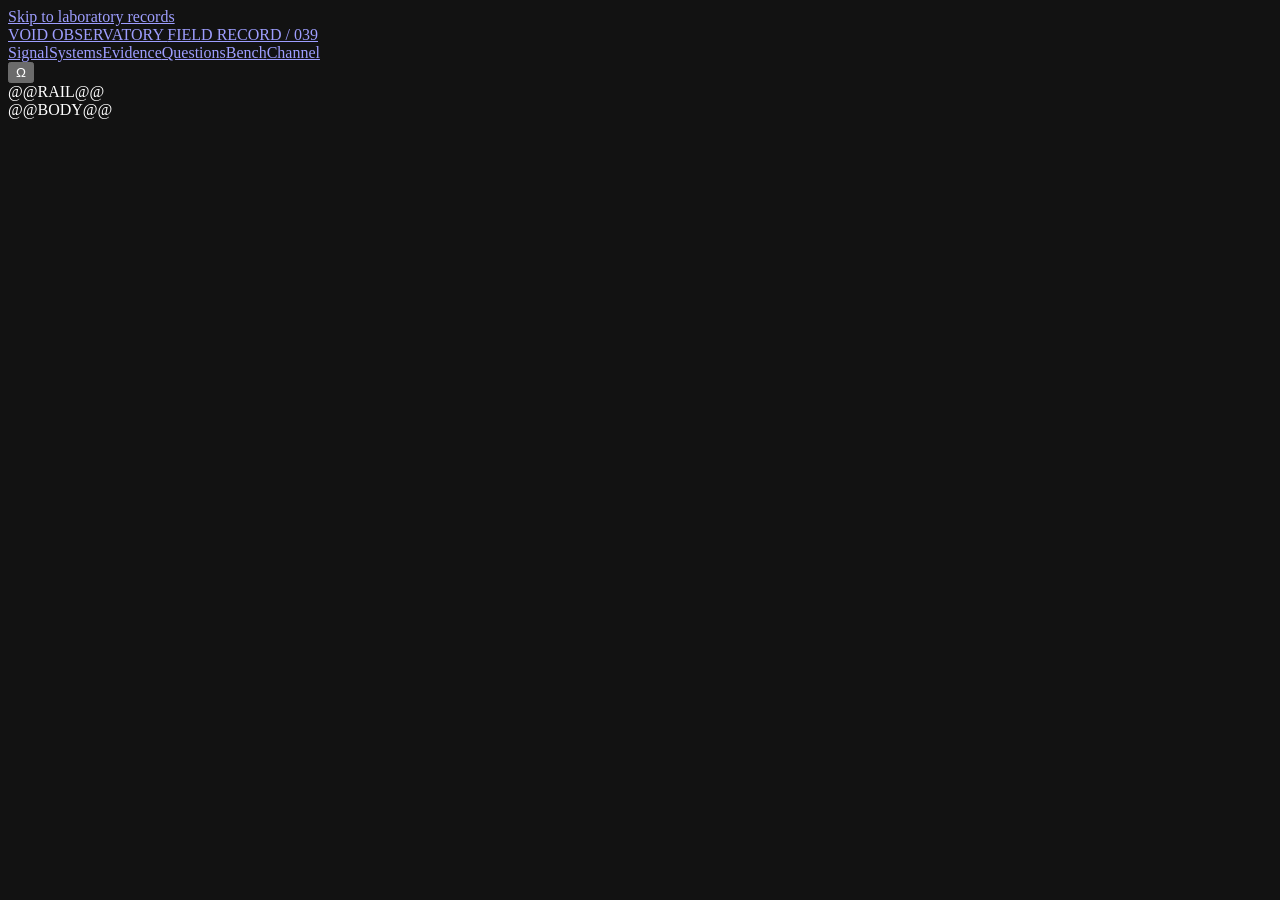
<file: interface/template.html>
<!doctype html>
<html lang="en">
<head>
  <meta charset="utf-8">
  <meta name="viewport" content="width=device-width, initial-scale=1">
  <meta name="color-scheme" content="dark">
  <meta name="description" content="Rishabh’s Void Observatory: inspectable systems, reproducible experiments, field notes and failure records beneath the model.">
  <meta http-equiv="Content-Security-Policy" content="@@CSP@@">
  <title>Void Observatory — Rishabh D.</title>
  <link rel="icon" href="assets/omega.svg" type="image/svg+xml">
  <style>@@CSS@@</style>
</head>
<body>
  <a class="skip-link" href="#main">Skip to laboratory records</a>
  <header class="site-header">
    <div class="header-inner">
      <a class="wordmark" href="#identity">VOID OBSERVATORY <span>FIELD RECORD / 039</span></a>
      <nav aria-label="Laboratory navigation">
        <a href="#signal">Signal</a><a href="#systems">Systems</a><a href="#evidence">Evidence</a><a href="#questions">Questions</a><a href="#bench">Bench</a><a href="#channel">Channel</a>
      </nav>
      <button class="omega-trigger enhancement" type="button" aria-label="Omega. Five activations open the Abyss terminal." title="A quiet extra channel">Ω</button>
    </div>
  </header>
  @@RAIL@@
  <main id="main" class="shell" tabindex="-1">@@BODY@@</main>
  <dialog id="abyss-terminal" class="terminal" aria-labelledby="terminal-title">
    <header><div><p class="eyebrow">EXTRA CHANNEL / Ω</p><h2 id="terminal-title">Abyss terminal</h2></div><button type="button" id="terminal-close" aria-label="Close Abyss terminal">×</button></header>
    <div class="terminal-resident"><span class="micro">RESIDENT / Ω</span><div class="dragon-perch" data-perch="terminal" aria-hidden="true"></div></div>
    <pre id="terminal-output" role="log" aria-live="polite" aria-relevant="additions text">FIELD RECORD / 039
Read-only observatory terminal. Type help.</pre>
    <form id="terminal-form"><label for="terminal-command" class="sr-only">Terminal command</label><span aria-hidden="true">&gt;</span><input id="terminal-command" type="text" maxlength="80" autocomplete="off" autocapitalize="none" spellcheck="false" placeholder="help"><button type="submit">Send</button></form>
    <p class="terminal-hint">Escape closes the channel. Commands inspect these records; no shell execution.</p>
  </dialog>
  <script id="lab-content" type="application/json">@@DATA@@</script>
  <script>@@JS@@</script>
</body>
</html>
</file>
